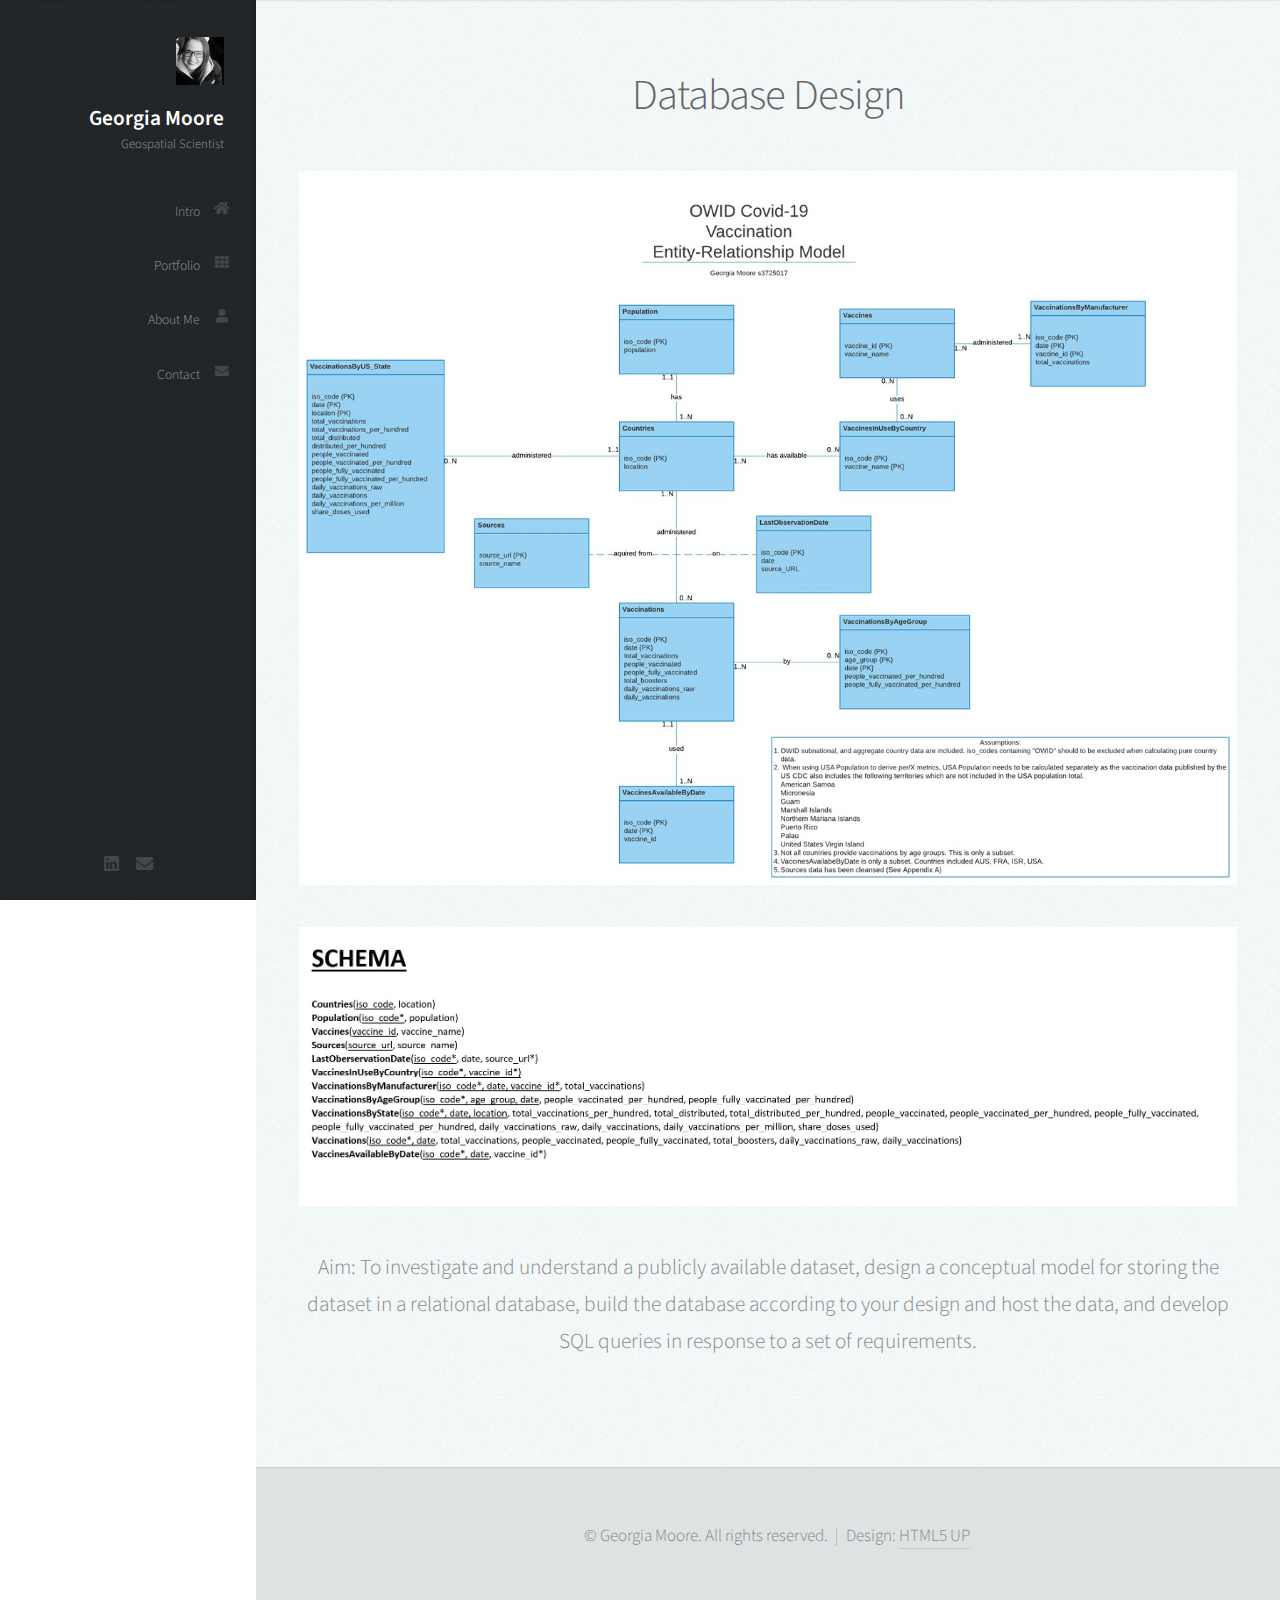
<file: Database.html>
<!DOCTYPE HTML>
<!--
	Prologue by HTML5 UP
	html5up.net | @ajlkn
	Free for personal and commercial use under the CCA 3.0 license (html5up.net/license)
-->
<html>
	<head>
		<title>Database Design</title>
		<meta charset="utf-8" />
		<meta name="viewport" content="width=device-width, initial-scale=1, user-scalable=no" />
		<link rel="stylesheet" href="assets/css/main.css" />
    <link rel="icon" type="image/x-icon" href="images/favicon.ico"/>
	</head>
	<body class="is-preload">

		<!-- Header -->

    <div id="header">

				<div class="top">

					<!-- Logo -->
						<div id="logo">
							<span class="image avatar48"><img src="images/avatar.jpg" alt="" /></span>
							<h1 id="title">Georgia Moore</h1>
							<p>Geospatial Scientist</p>
						</div>

					<!-- Nav -->
						<nav id="nav">
							<ul>
								<li><a href="index.html#top" id="top-link"><span class="icon solid fa-home">Intro</span></a></li>
								<li><a href="index.html#portfolio" id="portfolio-link"><span class="icon solid fa-th">Portfolio</span></a></li>
								<li><a href="index.html#about" id="about-link"><span class="icon solid fa-user">About Me</span></a></li>
								<li><a href="index.html#contact" id="contact-link"><span class="icon solid fa-envelope">Contact</span></a></li>
							</ul>
						</nav>

				</div>

				<div class="bottom">

					<!-- Social Icons -->
						<ul class="icons">
							<li><a href="https://au.linkedin.com/in/georgialmoore/" class="icon brands fa-linkedin"><span class="label">LinkedIn</span></a></li>
							<li><a href="mailto: g_moore12@live.com" class="icon solid fa-envelope"><span class="label">Email</span></a></li>
						</ul>

				</div>
    </div>


		<!-- Main -->
			<div id="main">

				<!-- Portfolio -->
					<section id="portfolio" class="two">
						<div class="container">

							<header>
								<h2>Database Design</h2>
							</header>

              <div>

               <a href="#" class="image featured"><img src="images/pic07.jpg" alt="" /></a>
                <a href="#" class="image featured"><img src="images/pic07a.jpg" alt="" /></a>

               <p> Aim: To investigate and understand a publicly available dataset, design a conceptual model for storing the dataset in a relational database,
                 build the database according to your design and host the data, and develop SQL queries in response to a set of requirements. </p>

              </div>
            </div>
          </section>
      </div>
        <!-- Footer -->
        <div id="footer">

          <!-- Copyright -->
            <ul class="copyright">
              <li>&copy; Georgia Moore. All rights reserved.</li><li>Design: <a href="http://html5up.net">HTML5 UP</a></li>
            </ul>

        </div>

		<!-- Scripts -->
			<script src="assets/js/jquery.min.js"></script>
			<script src="assets/js/jquery.scrolly.min.js"></script>
			<script src="assets/js/jquery.scrollex.min.js"></script>
			<script src="assets/js/browser.min.js"></script>
			<script src="assets/js/breakpoints.min.js"></script>
			<script src="assets/js/util.js"></script>
			<script src="assets/js/main.js"></script>

	</body>
</html>
</file>
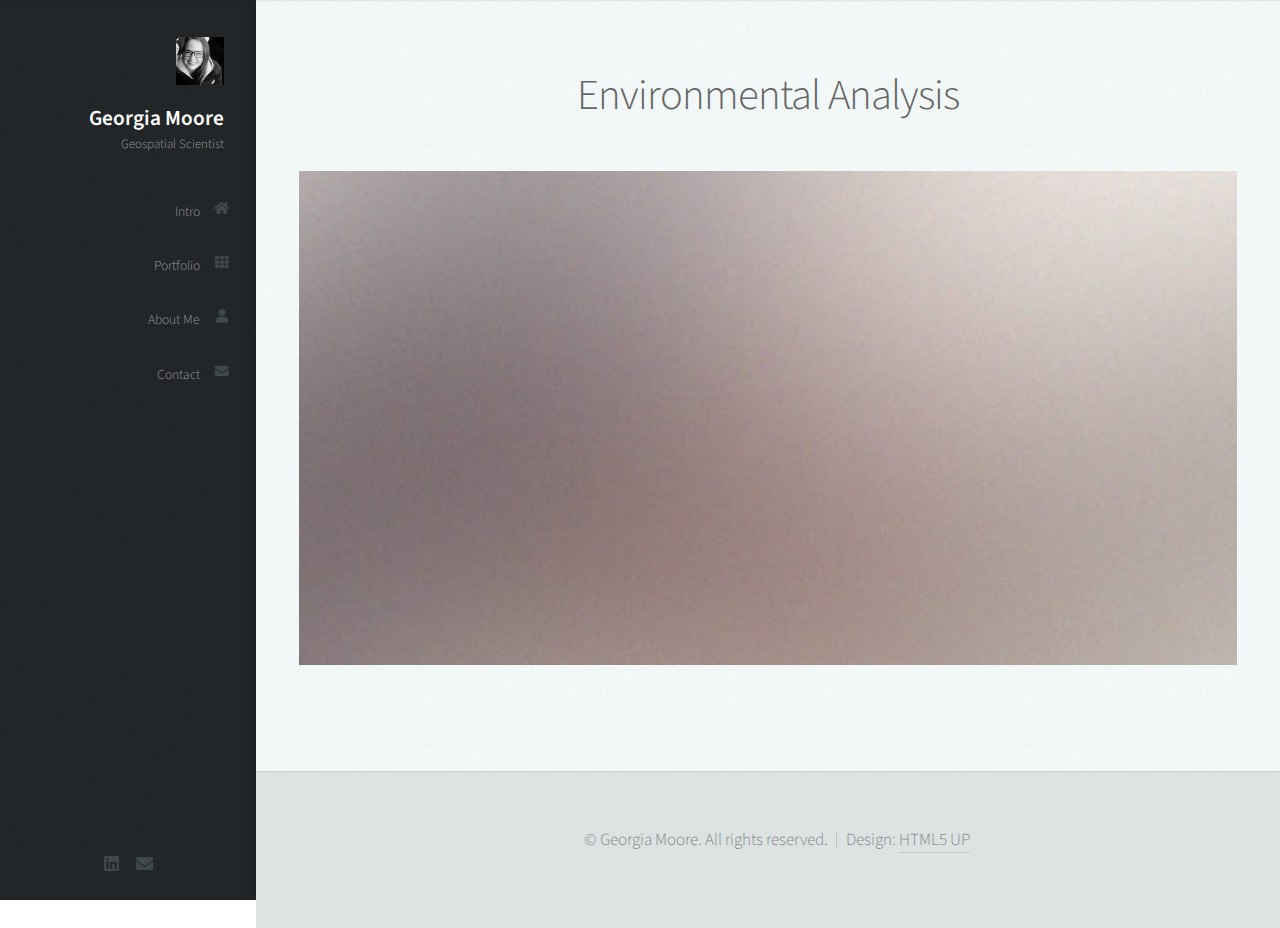
<file: EnvironmentalAnalysis.html>
<!DOCTYPE HTML>
<!--
	Prologue by HTML5 UP
	html5up.net | @ajlkn
	Free for personal and commercial use under the CCA 3.0 license (html5up.net/license)
-->
<html>
	<head>
		<title>Environmental Analysis</title>
		<meta charset="utf-8" />
		<meta name="viewport" content="width=device-width, initial-scale=1, user-scalable=no" />
		<link rel="stylesheet" href="assets/css/main.css" />
    <link rel="icon" type="image/x-icon" href="images/favicon.ico"/>
	</head>
	<body class="is-preload">

		<!-- Header -->

    <div id="header">

				<div class="top">

					<!-- Logo -->
						<div id="logo">
							<span class="image avatar48"><img src="images/avatar.jpg" alt="" /></span>
							<h1 id="title">Georgia Moore</h1>
							<p>Geospatial Scientist</p>
						</div>

					<!-- Nav -->
						<nav id="nav">
							<ul>
								<li><a href="index.html#top" id="top-link"><span class="icon solid fa-home">Intro</span></a></li>
								<li><a href="index.html#portfolio" id="portfolio-link"><span class="icon solid fa-th">Portfolio</span></a></li>
								<li><a href="index.html#about" id="about-link"><span class="icon solid fa-user">About Me</span></a></li>
								<li><a href="index.html#contact" id="contact-link"><span class="icon solid fa-envelope">Contact</span></a></li>
							</ul>
						</nav>

				</div>

				<div class="bottom">

					<!-- Social Icons -->
						<ul class="icons">
							<li><a href="https://au.linkedin.com/in/georgialmoore/" class="icon brands fa-linkedin"><span class="label">LinkedIn</span></a></li>
							<li><a href="mailto: g_moore12@live.com" class="icon solid fa-envelope"><span class="label">Email</span></a></li>
						</ul>

				</div>
    </div>


		<!-- Main -->
			<div id="main">

				<!-- Portfolio -->
					<section id="portfolio" class="two">
						<div class="container">

							<header>
								<h2>Environmental Analysis</h2>
							</header>

              <div>

                <a href="#" class="image featured"><img src="images/pic06.jpg" alt="" /></a>

              </div>
            </div>
          </section>
      </div>
        <!-- Footer -->
        <div id="footer">

          <!-- Copyright -->
            <ul class="copyright">
              <li>&copy; Georgia Moore. All rights reserved.</li><li>Design: <a href="http://html5up.net">HTML5 UP</a></li>
            </ul>

        </div>

		<!-- Scripts -->
			<script src="assets/js/jquery.min.js"></script>
			<script src="assets/js/jquery.scrolly.min.js"></script>
			<script src="assets/js/jquery.scrollex.min.js"></script>
			<script src="assets/js/browser.min.js"></script>
			<script src="assets/js/breakpoints.min.js"></script>
			<script src="assets/js/util.js"></script>
			<script src="assets/js/main.js"></script>

	</body>
</html>
</file>
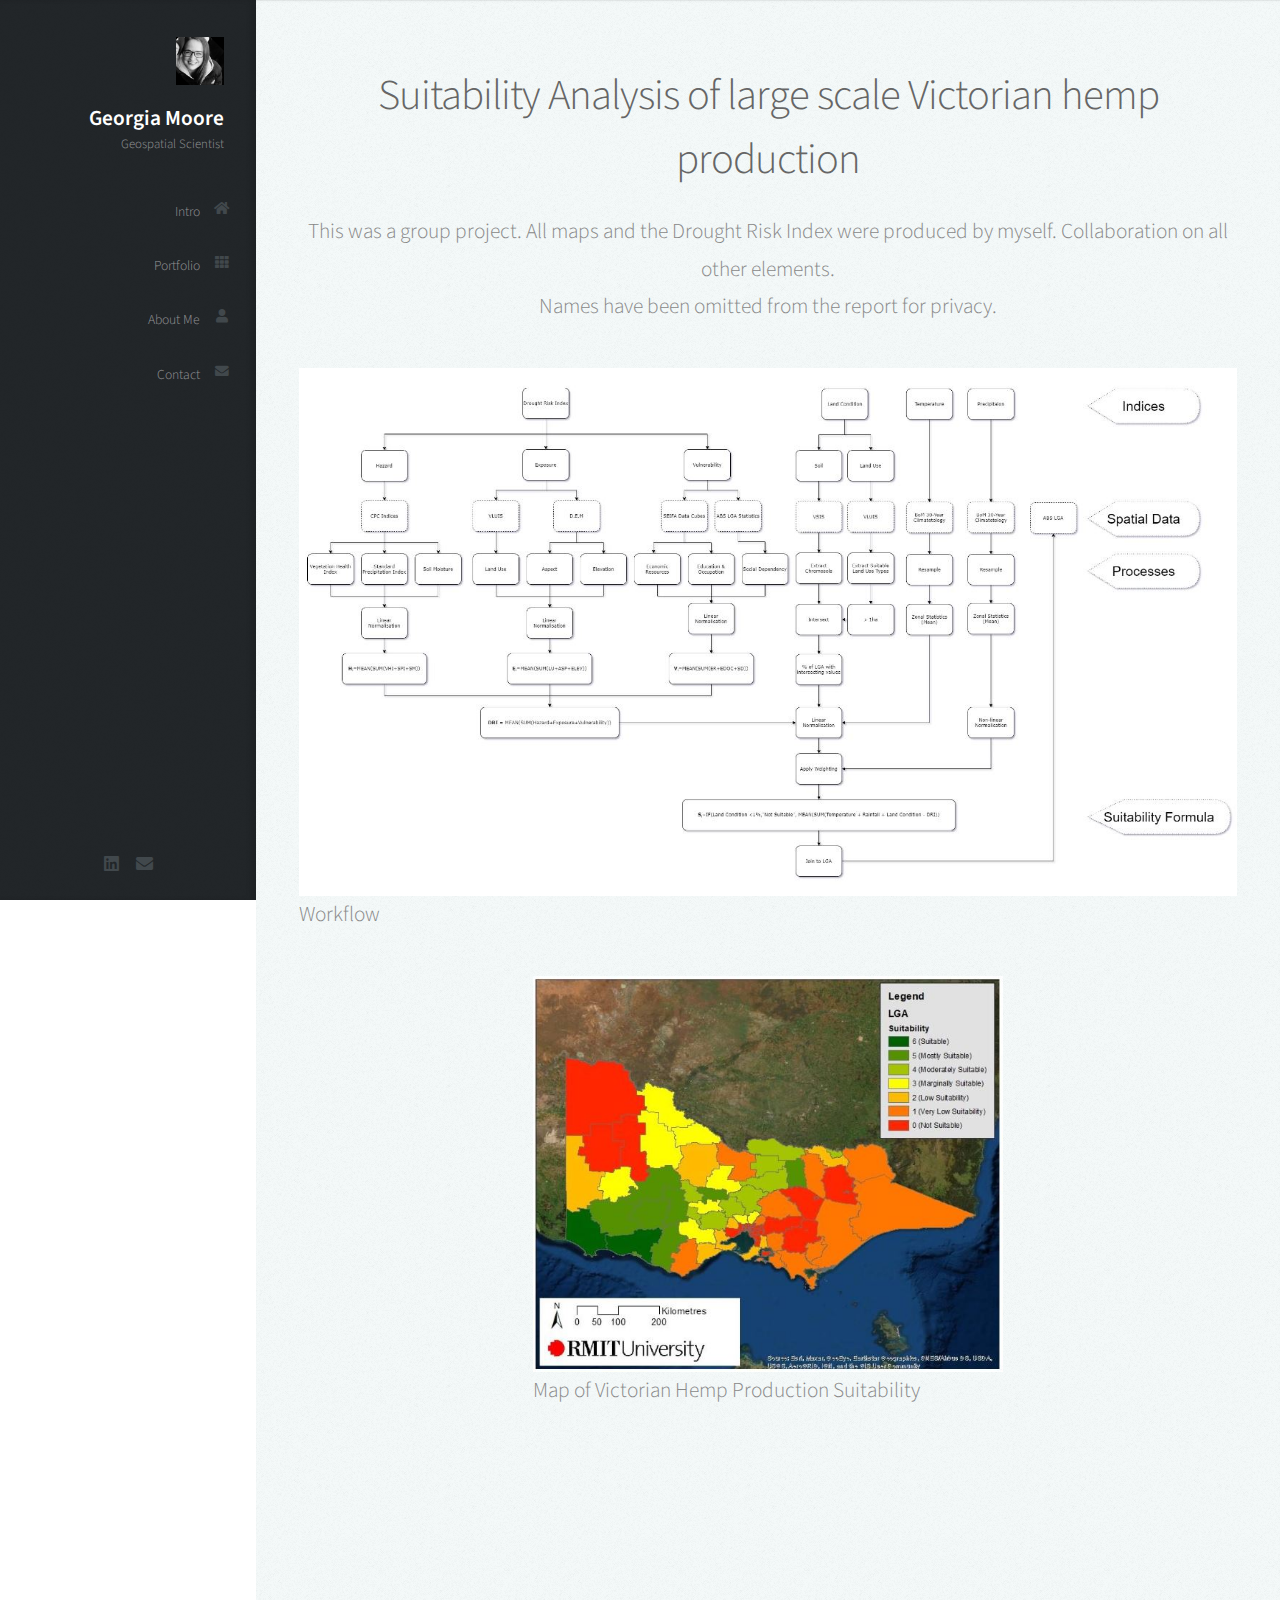
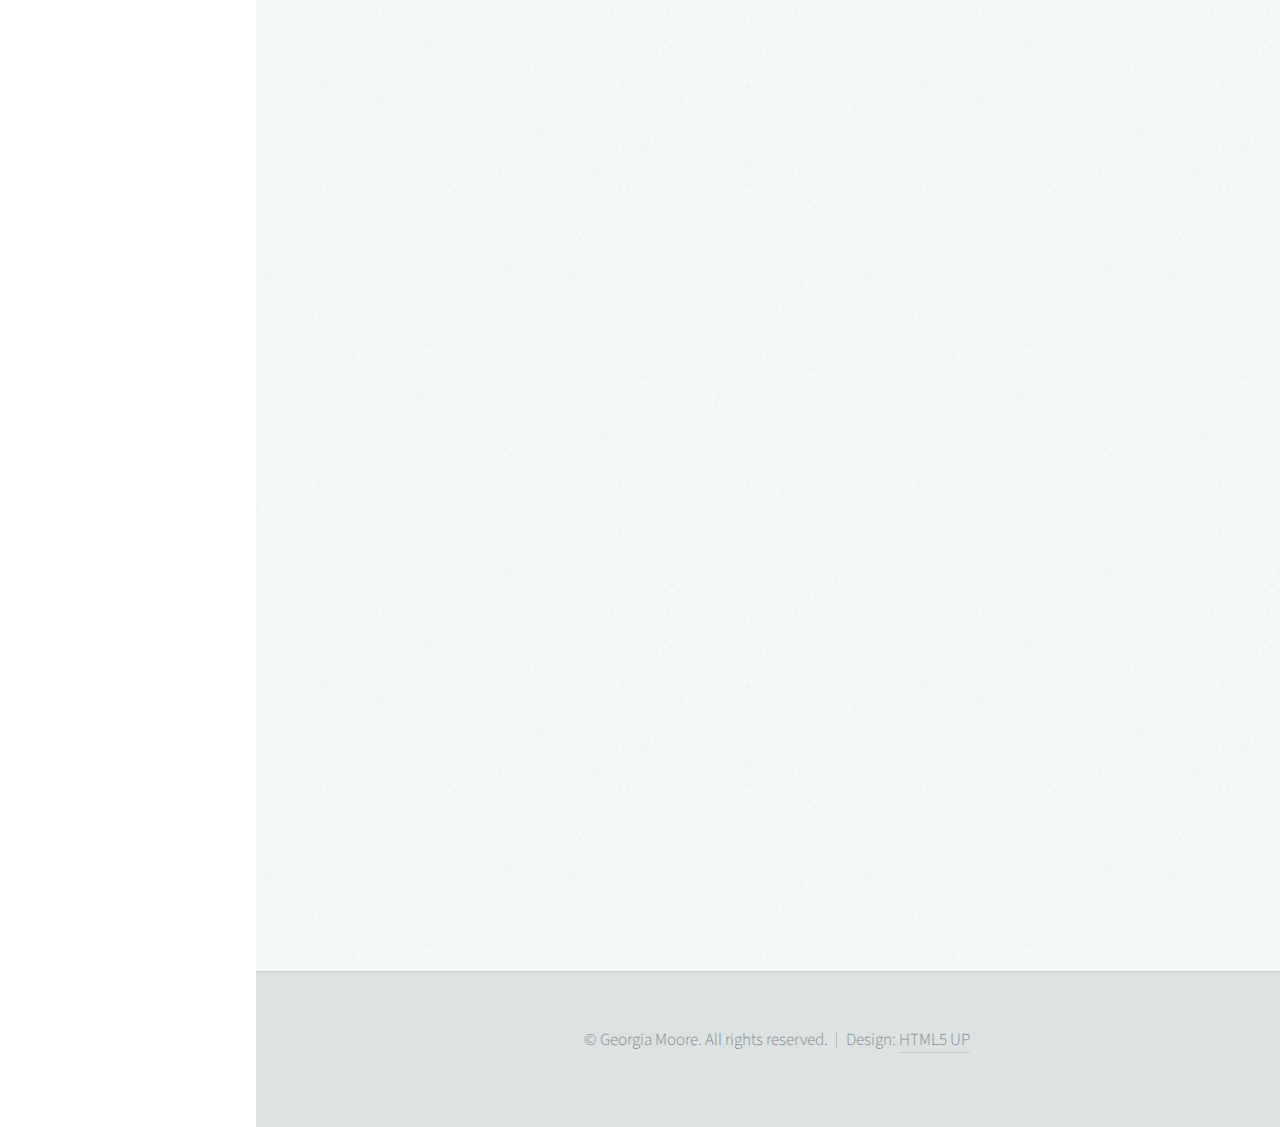
<file: Hemp.html>
<!DOCTYPE HTML>
<!--
	Prologue by HTML5 UP
	html5up.net | @ajlkn
	Free for personal and commercial use under the CCA 3.0 license (html5up.net/license)
-->
<html>
	<head>
		<title>Est. Solar Power</title>
		<meta charset="utf-8" />
		<meta name="viewport" content="width=device-width, initial-scale=1, user-scalable=no" />
		<link rel="stylesheet" href="assets/css/main.css" />
    <link rel="icon" type="image/x-icon" href="images/favicon.ico"/>
	</head>
	<body class="is-preload">

		<!-- Header -->

    <div id="header">

				<div class="top">

					<!-- Logo -->
						<div id="logo">
							<span class="image avatar48"><img src="images/avatar.jpg" alt="" /></span>
							<h1 id="title">Georgia Moore</h1>
							<p>Geospatial Scientist</p>
						</div>

					<!-- Nav -->
						<nav id="nav">
							<ul>
								<li><a href="index.html#top" id="top-link"><span class="icon solid fa-home">Intro</span></a></li>
								<li><a href="index.html#portfolio" id="portfolio-link"><span class="icon solid fa-th">Portfolio</span></a></li>
								<li><a href="index.html#about" id="about-link"><span class="icon solid fa-user">About Me</span></a></li>
								<li><a href="index.html#contact" id="contact-link"><span class="icon solid fa-envelope">Contact</span></a></li>
							</ul>
						</nav>

				</div>

				<div class="bottom">

					<!-- Social Icons -->
						<ul class="icons">
							<li><a href="https://au.linkedin.com/in/georgialmoore/" class="icon brands fa-linkedin"><span class="label">LinkedIn</span></a></li>
							<li><a href="mailto: g_moore12@live.com" class="icon solid fa-envelope"><span class="label">Email</span></a></li>
						</ul>

				</div>
    </div>


		<!-- Main -->
			<div id="main">

				<!-- Portfolio -->
					<section id="portfolio" class="two">
						<div class="container">

							<header>
								<h2>Suitability Analysis of large scale Victorian hemp production</h2>
                <p> This was a group project. All maps and the Drought Risk Index were produced by myself. Collaboration on all other elements.<br> Names have been omitted from the report for privacy. </p>
							</header>

              <div>
                <a href="#" class="image fit"><img src="images/pic12.jpg" alt=""><p style="text-align: left">Workflow</p></a>
                <a href="#" class="image solar"><img src="images/pic13.jpg" alt=""><p style="text-align: left">Map of Victorian Hemp Production Suitability</p></a>
                <iframe src="https://mooregeorgia.github.io/portfolio/pdfs/Hemp.pdf#toolbar=0" width="100%" height="1000px"></iframe>
              </div>
            </div>
          </section>
      </div>
        <!-- Footer -->
        <div id="footer">

          <!-- Copyright -->
            <ul class="copyright">
              <li>&copy; Georgia Moore. All rights reserved.</li><li>Design: <a href="http://html5up.net">HTML5 UP</a></li>
            </ul>

        </div>

		<!-- Scripts -->
			<script src="assets/js/jquery.min.js"></script>
			<script src="assets/js/jquery.scrolly.min.js"></script>
			<script src="assets/js/jquery.scrollex.min.js"></script>
			<script src="assets/js/browser.min.js"></script>
			<script src="assets/js/breakpoints.min.js"></script>
			<script src="assets/js/util.js"></script>
			<script src="assets/js/main.js"></script>

	</body>
</html>
</file>
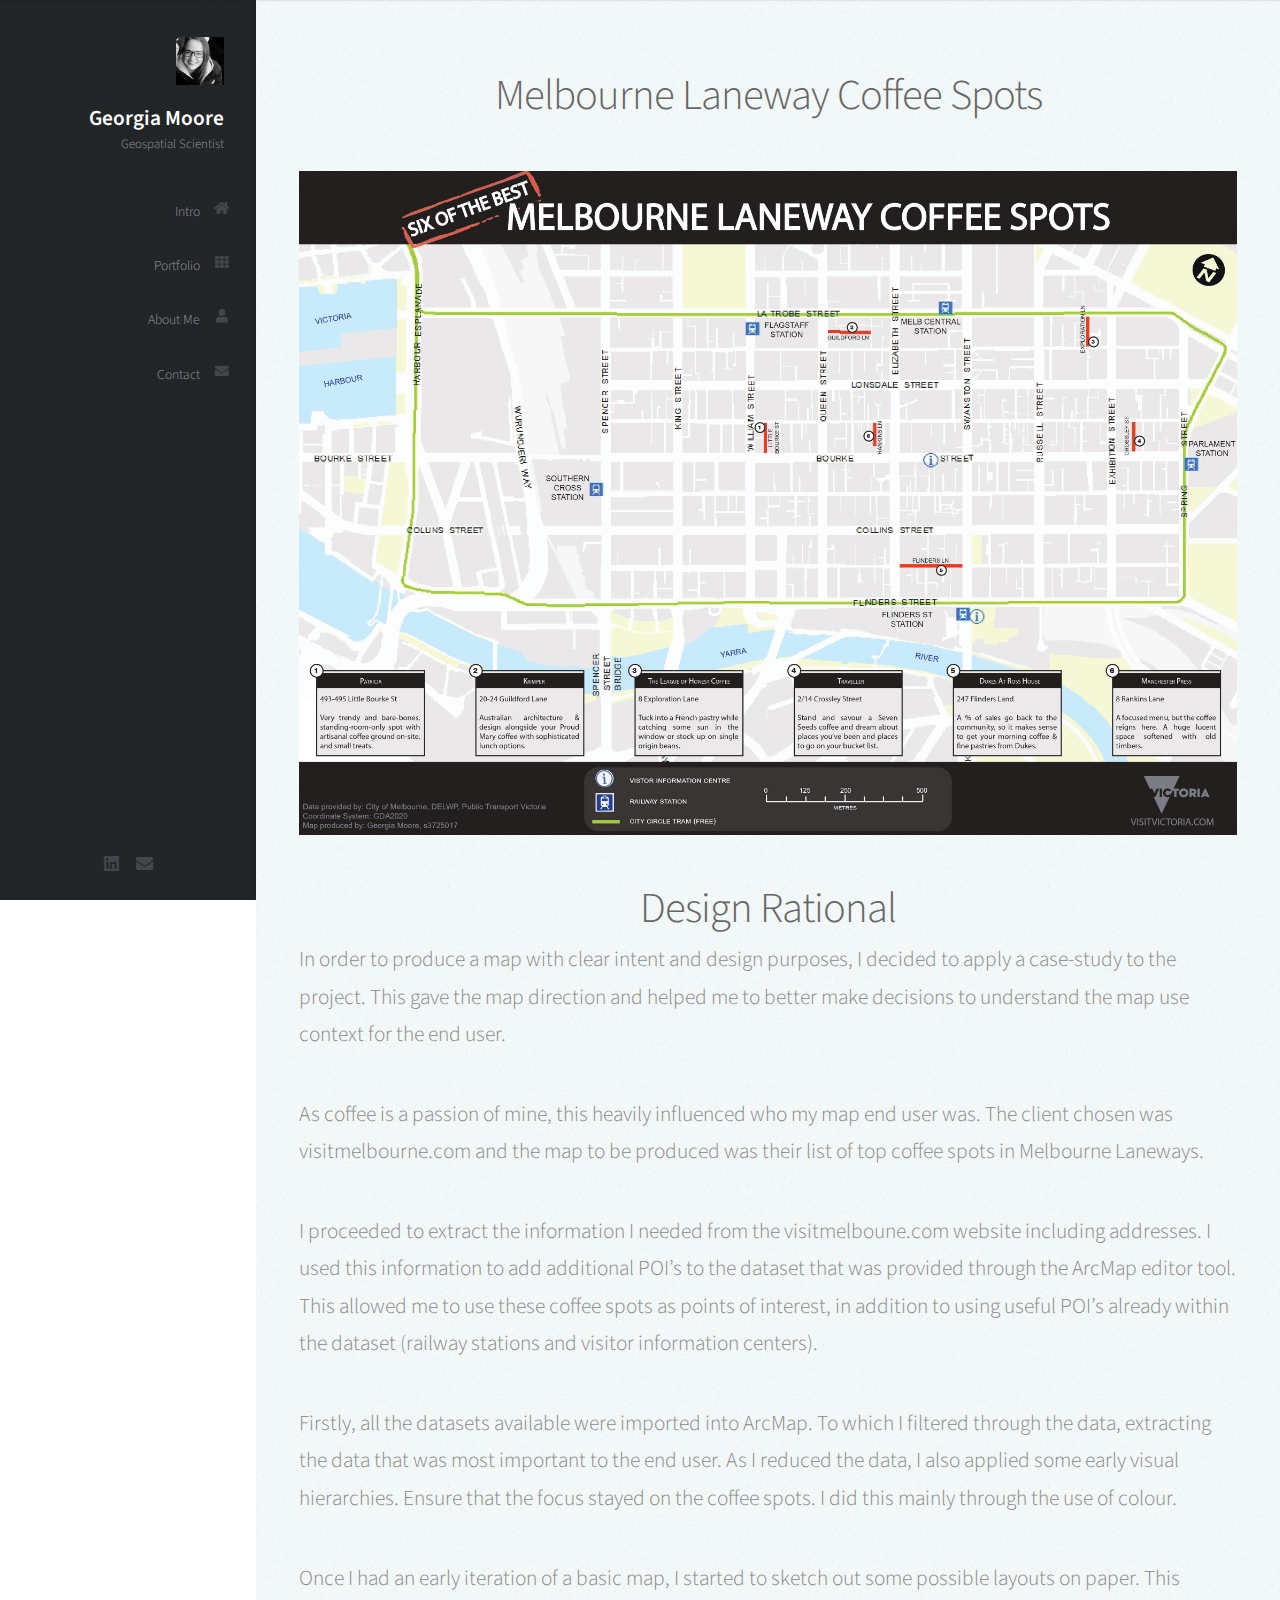
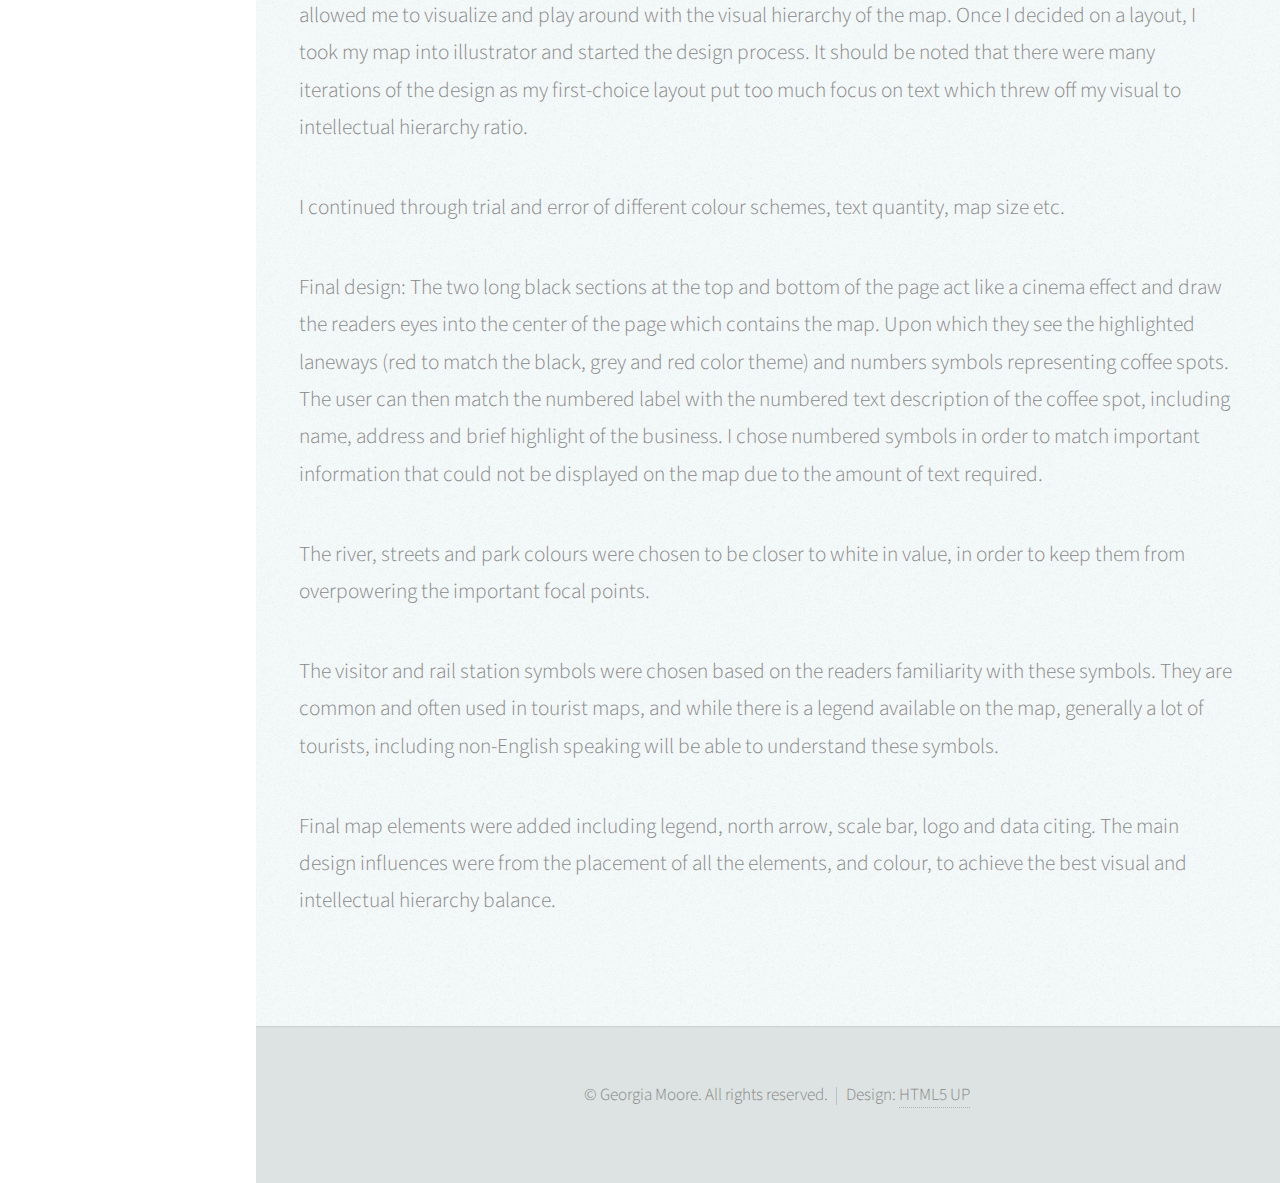
<file: Laneways.html>
<!DOCTYPE HTML>
<!--
	Prologue by HTML5 UP
	html5up.net | @ajlkn
	Free for personal and commercial use under the CCA 3.0 license (html5up.net/license)
-->
<html>
	<head>
		<title>Melbourne Laneways</title>
		<meta charset="utf-8" />
		<meta name="viewport" content="width=device-width, initial-scale=1, user-scalable=no" />
		<link rel="stylesheet" href="assets/css/main.css" />
    <link rel="icon" type="image/x-icon" href="images/favicon.ico"/>
	</head>
	<body class="is-preload">

		<!-- Header -->

    <div id="header">

				<div class="top">

					<!-- Logo -->
						<div id="logo">
							<span class="image avatar48"><img src="images/avatar.jpg" alt="" /></span>
							<h1 id="title">Georgia Moore</h1>
							<p>Geospatial Scientist</p>
						</div>

					<!-- Nav -->
						<nav id="nav">
							<ul>
								<li><a href="index.html#top" id="top-link"><span class="icon solid fa-home">Intro</span></a></li>
								<li><a href="index.html#portfolio" id="portfolio-link"><span class="icon solid fa-th">Portfolio</span></a></li>
								<li><a href="index.html#about" id="about-link"><span class="icon solid fa-user">About Me</span></a></li>
								<li><a href="index.html#contact" id="contact-link"><span class="icon solid fa-envelope">Contact</span></a></li>
							</ul>
						</nav>

				</div>

				<div class="bottom">

					<!-- Social Icons -->
						<ul class="icons">
							<li><a href="https://au.linkedin.com/in/georgialmoore/" class="icon brands fa-linkedin"><span class="label">LinkedIn</span></a></li>
							<li><a href="mailto: g_moore12@live.com" class="icon solid fa-envelope"><span class="label">Email</span></a></li>
						</ul>

				</div>
    </div>


		<!-- Main -->
			<div id="main">

				<!-- Portfolio -->
					<section id="portfolio" class="two">
						<div class="container">

							<header>
								<h2>Melbourne Laneway Coffee Spots</h2>
							</header>

              <div>

                <a href="#" class="image featured"><img src="images/pic03.jpg" alt="" /></a>

                <h2>Design Rational</h2>
                <p style="text-align: left;"> In order to produce a map with clear intent and design purposes, I decided to apply a case-study to the project.
                  This gave the map direction and helped me to better make decisions to understand the map use context for the end user.</p>

                <p style="text-align: left;"> As coffee is a passion of mine, this heavily influenced who my map end user was. The client chosen was visitmelbourne.com
                  and the map to be produced was their list of top coffee spots in Melbourne Laneways. </p>

                <p style="text-align: left;"> I proceeded to extract the information I needed from the visitmelboune.com website including addresses. I used this information
                  to add additional POI’s to the dataset that was provided through the ArcMap editor tool. This allowed me to use these coffee spots
                  as points of interest, in addition to using useful POI’s already within the dataset (railway stations and visitor information centers).</p>

                <p style="text-align: left;"> Firstly, all the datasets available were imported into ArcMap. To which I filtered through the data, extracting the data that was most
                  important to the end user. As I reduced the data, I also applied some early visual hierarchies. Ensure that the focus stayed on the
                  coffee spots. I did this mainly through the use of colour.</p>

                <p style="text-align: left;"> Once I had an early iteration of a basic map, I started to sketch out some possible layouts on paper. This allowed me to visualize
                  and play around with the visual hierarchy of the map. Once I decided on a layout, I took my map into illustrator and started the design
                  process. It should be noted that there were many iterations of the design as my first-choice layout put too much focus on text which threw
                  off my visual to intellectual hierarchy ratio.</p>

                <p style="text-align: left;"> I continued through trial and error of different colour schemes, text quantity, map size etc.</p>

                <p style="text-align: left;"> Final design: The two long black sections at the top and bottom of the page act like a cinema effect and draw the readers eyes into the
                  center of the page which contains the map. Upon which they see the highlighted laneways (red to match the black, grey and red color theme)
                  and numbers symbols representing coffee spots. The user can then match the numbered label with the numbered text description of the coffee spot,
                  including name, address and brief highlight of the business. I chose numbered symbols in order to match important information that could not be
                  displayed on the map due to the amount of text required. </p>

                <p style="text-align: left;">  The river, streets and park colours were chosen to be closer to white in value, in order to keep them from overpowering
                  the important focal points.</p>

                <p style="text-align: left;"> The visitor and rail station symbols were chosen based on the readers familiarity with these symbols. They are common and often
                  used in tourist maps, and while there is a legend available on the map, generally a lot of tourists, including non-English speaking will be able to understand
                  these symbols. </p>

                <p style="text-align: left;"> Final map elements were added including legend, north arrow, scale bar, logo and data citing. The main design influences were from the placement of all
                  the elements, and colour, to achieve the best visual and intellectual hierarchy balance.</p>

              </div>
            </div>
          </section>
      </div>
        <!-- Footer -->
        <div id="footer">

          <!-- Copyright -->
            <ul class="copyright">
              <li>&copy; Georgia Moore. All rights reserved.</li><li>Design: <a href="http://html5up.net">HTML5 UP</a></li>
            </ul>

        </div>

		<!-- Scripts -->
			<script src="assets/js/jquery.min.js"></script>
			<script src="assets/js/jquery.scrolly.min.js"></script>
			<script src="assets/js/jquery.scrollex.min.js"></script>
			<script src="assets/js/browser.min.js"></script>
			<script src="assets/js/breakpoints.min.js"></script>
			<script src="assets/js/util.js"></script>
			<script src="assets/js/main.js"></script>

	</body>
</html>
</file>
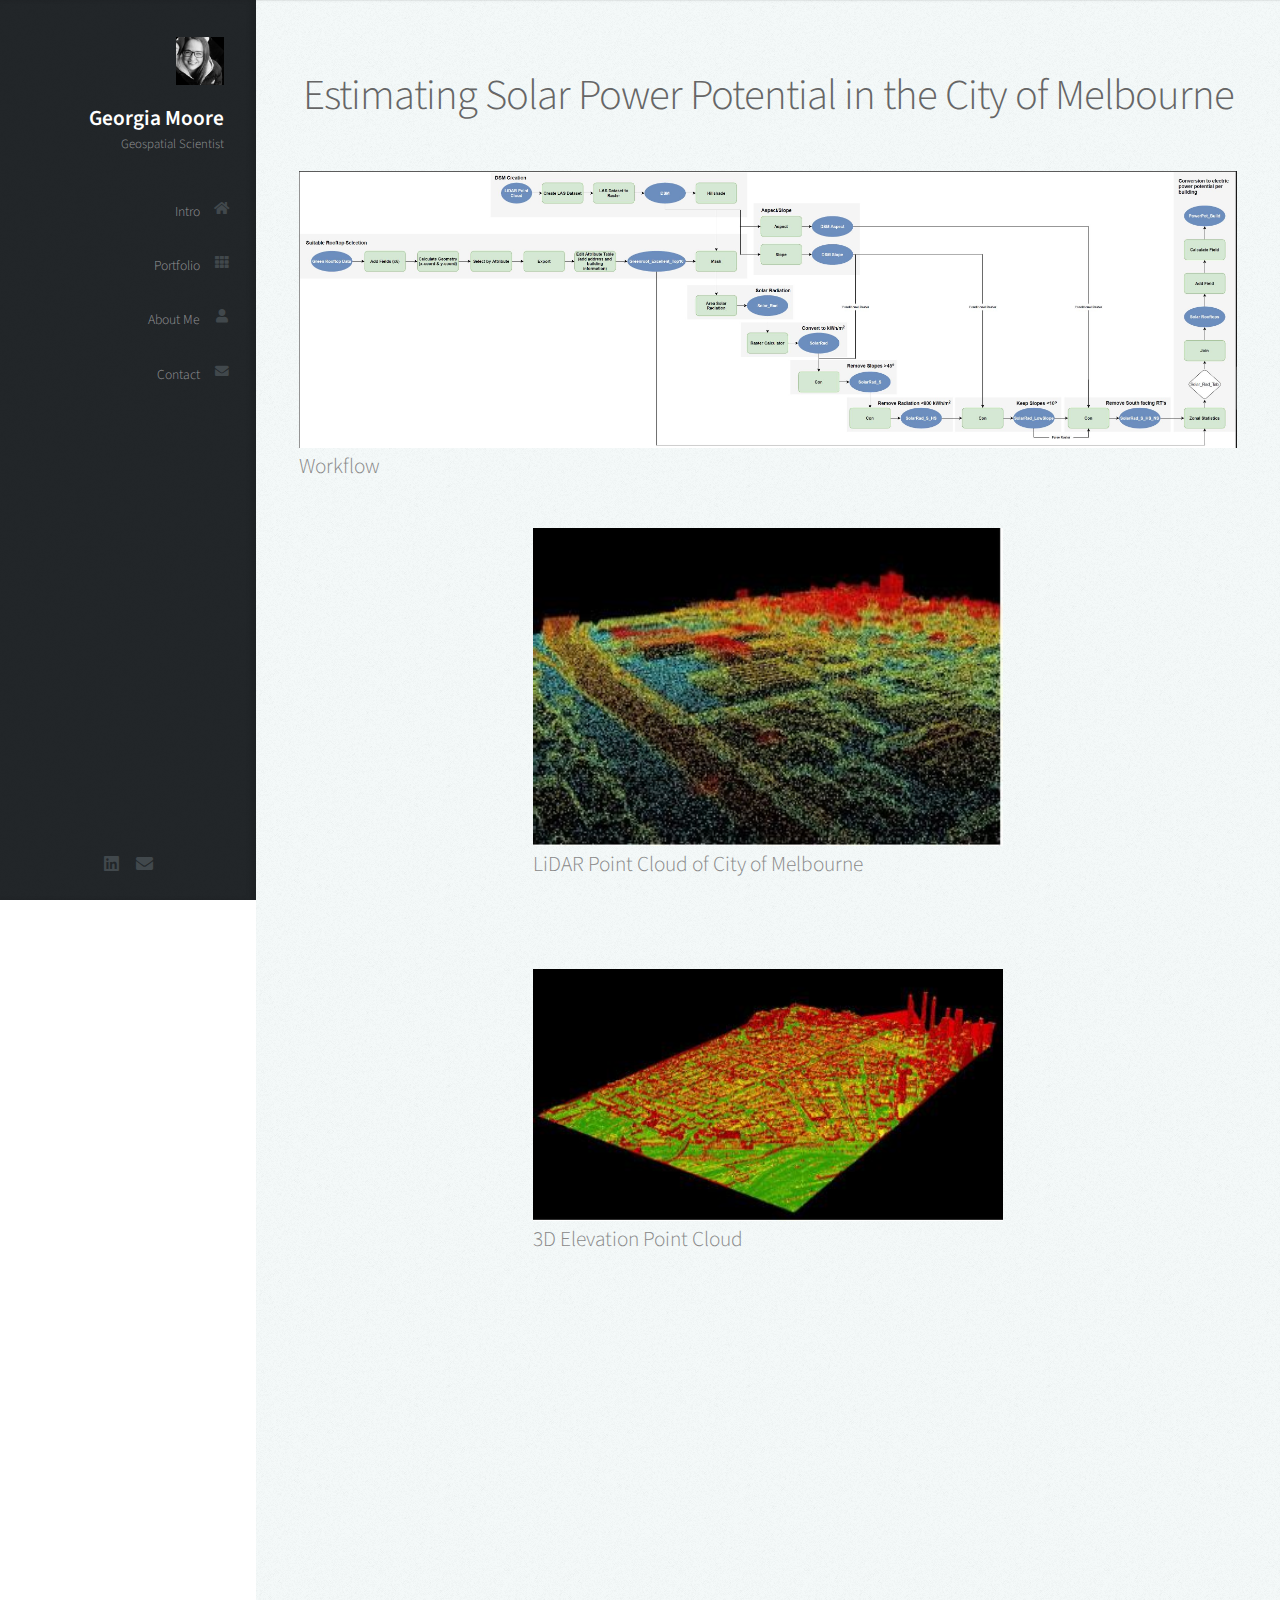
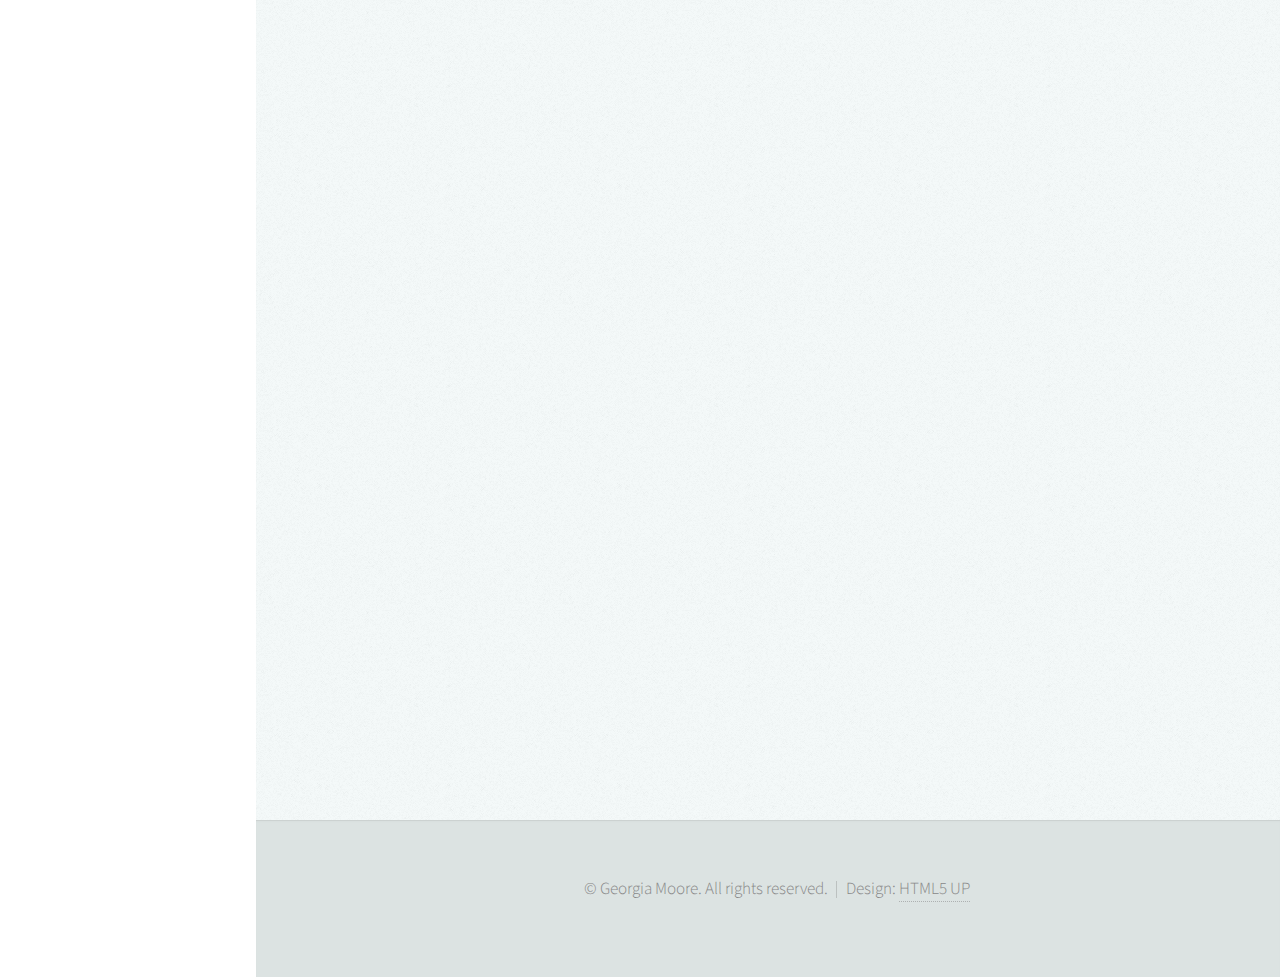
<file: Solar.html>
<!DOCTYPE HTML>
<!--
	Prologue by HTML5 UP
	html5up.net | @ajlkn
	Free for personal and commercial use under the CCA 3.0 license (html5up.net/license)
-->
<html>
	<head>
		<title>Est. Solar Power</title>
		<meta charset="utf-8" />
		<meta name="viewport" content="width=device-width, initial-scale=1, user-scalable=no" />
		<link rel="stylesheet" href="assets/css/main.css" />
    <link rel="icon" type="image/x-icon" href="images/favicon.ico"/>
	</head>
	<body class="is-preload">

		<!-- Header -->

    <div id="header">

				<div class="top">

					<!-- Logo -->
						<div id="logo">
							<span class="image avatar48"><img src="images/avatar.jpg" alt="" /></span>
							<h1 id="title">Georgia Moore</h1>
							<p>Geospatial Scientist</p>
						</div>

					<!-- Nav -->
						<nav id="nav">
							<ul>
								<li><a href="index.html#top" id="top-link"><span class="icon solid fa-home">Intro</span></a></li>
								<li><a href="index.html#portfolio" id="portfolio-link"><span class="icon solid fa-th">Portfolio</span></a></li>
								<li><a href="index.html#about" id="about-link"><span class="icon solid fa-user">About Me</span></a></li>
								<li><a href="index.html#contact" id="contact-link"><span class="icon solid fa-envelope">Contact</span></a></li>
							</ul>
						</nav>

				</div>

				<div class="bottom">

					<!-- Social Icons -->
						<ul class="icons">
							<li><a href="https://au.linkedin.com/in/georgialmoore/" class="icon brands fa-linkedin"><span class="label">LinkedIn</span></a></li>
							<li><a href="mailto: g_moore12@live.com" class="icon solid fa-envelope"><span class="label">Email</span></a></li>
						</ul>

				</div>
    </div>


		<!-- Main -->
			<div id="main">

				<!-- Portfolio -->
					<section id="portfolio" class="two">
						<div class="container">

							<header>
								<h2>Estimating Solar Power Potential in the City of Melbourne</h2>
							</header>

              <div>
                <a href="#" class="image fit"><img src="images/solar_3.jpg" alt=""><p style="text-align: left">Workflow</p></a>
                <a href="#" class="image solar"><img src="images/solar_1.jpg" alt=""><p style="text-align: left">LiDAR Point Cloud of City of Melbourne</p></a>
                <a href="#" class="image solar"><img src="images/solar_2.jpg" alt=""><p style="text-align: left">3D Elevation Point Cloud</p></a>

                <iframe src="https://mooregeorgia.github.io/portfolio/pdfs/Solar.pdf#toolbar=0" width="100%" height="1000px"></iframe>
              </div>
            </div>
          </section>
      </div>
        <!-- Footer -->
        <div id="footer">

          <!-- Copyright -->
            <ul class="copyright">
              <li>&copy; Georgia Moore. All rights reserved.</li><li>Design: <a href="http://html5up.net">HTML5 UP</a></li>
            </ul>

        </div>

		<!-- Scripts -->
			<script src="assets/js/jquery.min.js"></script>
			<script src="assets/js/jquery.scrolly.min.js"></script>
			<script src="assets/js/jquery.scrollex.min.js"></script>
			<script src="assets/js/browser.min.js"></script>
			<script src="assets/js/breakpoints.min.js"></script>
			<script src="assets/js/util.js"></script>
			<script src="assets/js/main.js"></script>

	</body>
</html>
</file>
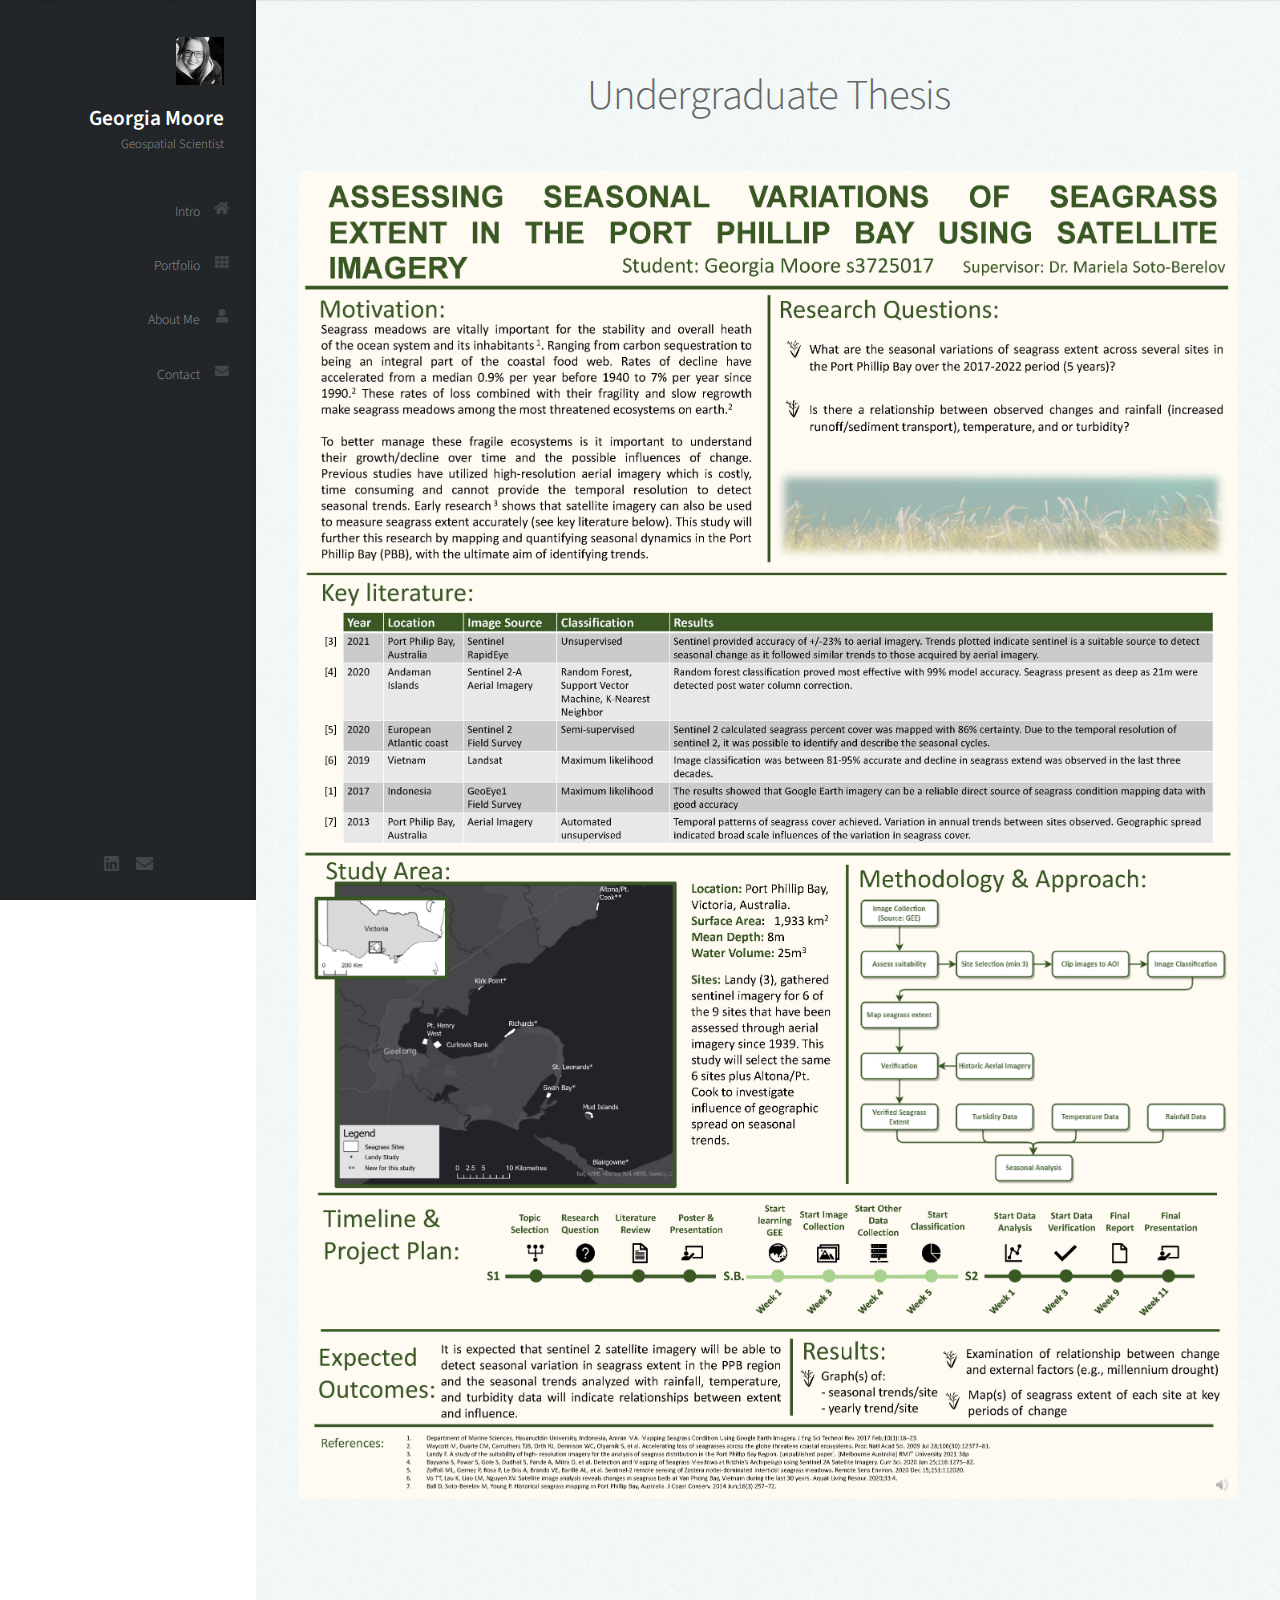
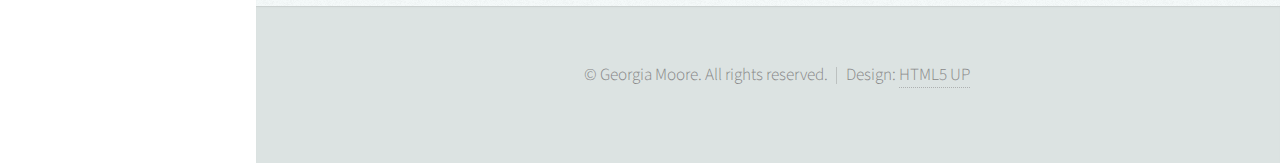
<file: Thesis.html>
<!DOCTYPE HTML>
<!--
	Prologue by HTML5 UP
	html5up.net | @ajlkn
	Free for personal and commercial use under the CCA 3.0 license (html5up.net/license)
-->
<html>
	<head>
		<title>Thesis</title>
		<meta charset="utf-8" />
		<meta name="viewport" content="width=device-width, initial-scale=1, user-scalable=no" />
		<link rel="stylesheet" href="assets/css/main.css" />
    <link rel="icon" type="image/x-icon" href="images/favicon.ico"/>
	</head>
	<body class="is-preload">

		<!-- Header -->

    <div id="header">

				<div class="top">

					<!-- Logo -->
						<div id="logo">
							<span class="image avatar48"><img src="images/avatar.jpg" alt="" /></span>
							<h1 id="title">Georgia Moore</h1>
							<p>Geospatial Scientist</p>
						</div>

					<!-- Nav -->
						<nav id="nav">
							<ul>
								<li><a href="index.html#top" id="top-link"><span class="icon solid fa-home">Intro</span></a></li>
								<li><a href="index.html#portfolio" id="portfolio-link"><span class="icon solid fa-th">Portfolio</span></a></li>
								<li><a href="index.html#about" id="about-link"><span class="icon solid fa-user">About Me</span></a></li>
								<li><a href="index.html#contact" id="contact-link"><span class="icon solid fa-envelope">Contact</span></a></li>
							</ul>
						</nav>

				</div>

				<div class="bottom">

					<!-- Social Icons -->
						<ul class="icons">
<!--							<li><a href="#" class="icon brands fa-twitter"><span class="label">Twitter</span></a></li>-->
<!--							<li><a href="#" class="icon brands fa-facebook-f"><span class="label">Facebook</span></a></li>-->
							<li><a href="www.linkedin.com/in/georgialmoore" class="icon brands fa-linkedin"><span class="label">LinkedIn</span></a></li>
<!--							<li><a href="#" class="icon brands fa-dribbble"><span class="label">Dribbble</span></a></li>-->
							<li><a href="#" class="icon solid fa-envelope"><span class="label">Email</span></a></li>
						</ul>

				</div>
    </div>


		<!-- Main -->
			<div id="main">

				<!-- Portfolio -->
					<section id="portfolio" class="two">
						<div class="container">

							<header>
								<h2>Undergraduate Thesis</h2>
							</header>

              <div>

                <a href="#" class="image featured"><img src="images/thesis.jpg" alt="" /></a>

              </div>
            </div>
          </section>
      </div>
        <!-- Footer -->
        <div id="footer">

          <!-- Copyright -->
            <ul class="copyright">
              <li>&copy; Georgia Moore. All rights reserved.</li><li>Design: <a href="http://html5up.net">HTML5 UP</a></li>
            </ul>

        </div>

		<!-- Scripts -->
			<script src="assets/js/jquery.min.js"></script>
			<script src="assets/js/jquery.scrolly.min.js"></script>
			<script src="assets/js/jquery.scrollex.min.js"></script>
			<script src="assets/js/browser.min.js"></script>
			<script src="assets/js/breakpoints.min.js"></script>
			<script src="assets/js/util.js"></script>
			<script src="assets/js/main.js"></script>

	</body>
</html>
</file>
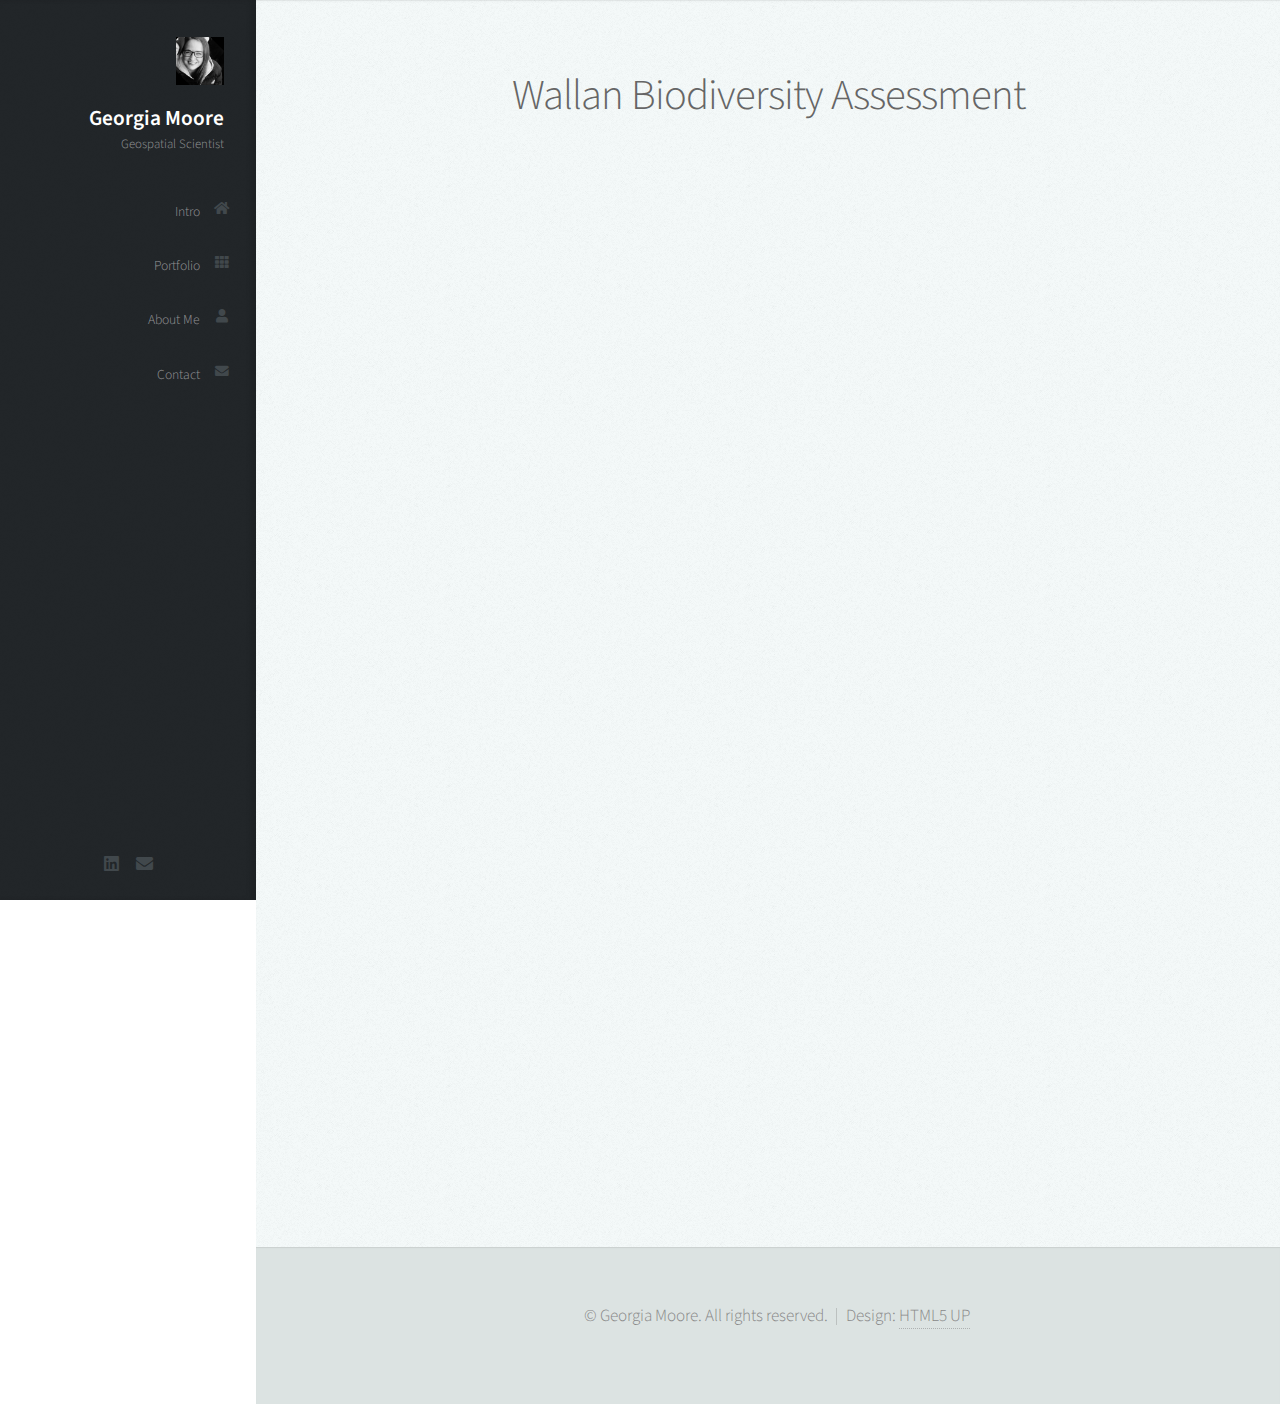
<file: Wallan.html>
<!DOCTYPE HTML>
<!--
	Prologue by HTML5 UP
	html5up.net | @ajlkn
	Free for personal and commercial use under the CCA 3.0 license (html5up.net/license)
-->
<html>
	<head>
		<title>Wallan Biodiversity Assessment</title>
		<meta charset="utf-8" />
		<meta name="viewport" content="width=device-width, initial-scale=1, user-scalable=no" />
		<link rel="stylesheet" href="assets/css/main.css" />
    <link rel="icon" type="image/x-icon" href="images/favicon.ico"/>
	</head>
	<body class="is-preload">

		<!-- Header -->

    <div id="header">

				<div class="top">

					<!-- Logo -->
						<div id="logo">
							<span class="image avatar48"><img src="images/avatar.jpg" alt="" /></span>
							<h1 id="title">Georgia Moore</h1>
							<p>Geospatial Scientist</p>
						</div>

					<!-- Nav -->
						<nav id="nav">
							<ul>
								<li><a href="index.html#top" id="top-link"><span class="icon solid fa-home">Intro</span></a></li>
								<li><a href="index.html#portfolio" id="portfolio-link"><span class="icon solid fa-th">Portfolio</span></a></li>
								<li><a href="index.html#about" id="about-link"><span class="icon solid fa-user">About Me</span></a></li>
								<li><a href="index.html#contact" id="contact-link"><span class="icon solid fa-envelope">Contact</span></a></li>
							</ul>
						</nav>

				</div>

				<div class="bottom">

					<!-- Social Icons -->
						<ul class="icons">
							<li><a href="https://au.linkedin.com/in/georgialmoore/" class="icon brands fa-linkedin"><span class="label">LinkedIn</span></a></li>
							<li><a href="mailto: g_moore12@live.com" class="icon solid fa-envelope"><span class="label">Email</span></a></li>
						</ul>

				</div>
    </div>


		<!-- Main -->
			<div id="main">

				<!-- Portfolio -->
					<section id="portfolio" class="two">
						<div class="container">

							<header>
								<h2>Wallan Biodiversity Assessment</h2>
							</header>

              <div>

                <iframe src="https://mooregeorgia.github.io/portfolio/pdfs/Wallan.pdf#toolbar=0" width="100%" height="1000px"></iframe>

              </div>
            </div>
          </section>
      </div>
        <!-- Footer -->
        <div id="footer">

          <!-- Copyright -->
            <ul class="copyright">
              <li>&copy; Georgia Moore. All rights reserved.</li><li>Design: <a href="http://html5up.net">HTML5 UP</a></li>
            </ul>

        </div>

		<!-- Scripts -->
			<script src="assets/js/jquery.min.js"></script>
			<script src="assets/js/jquery.scrolly.min.js"></script>
			<script src="assets/js/jquery.scrollex.min.js"></script>
			<script src="assets/js/browser.min.js"></script>
			<script src="assets/js/breakpoints.min.js"></script>
			<script src="assets/js/util.js"></script>
			<script src="assets/js/main.js"></script>

	</body>
</html>
</file>
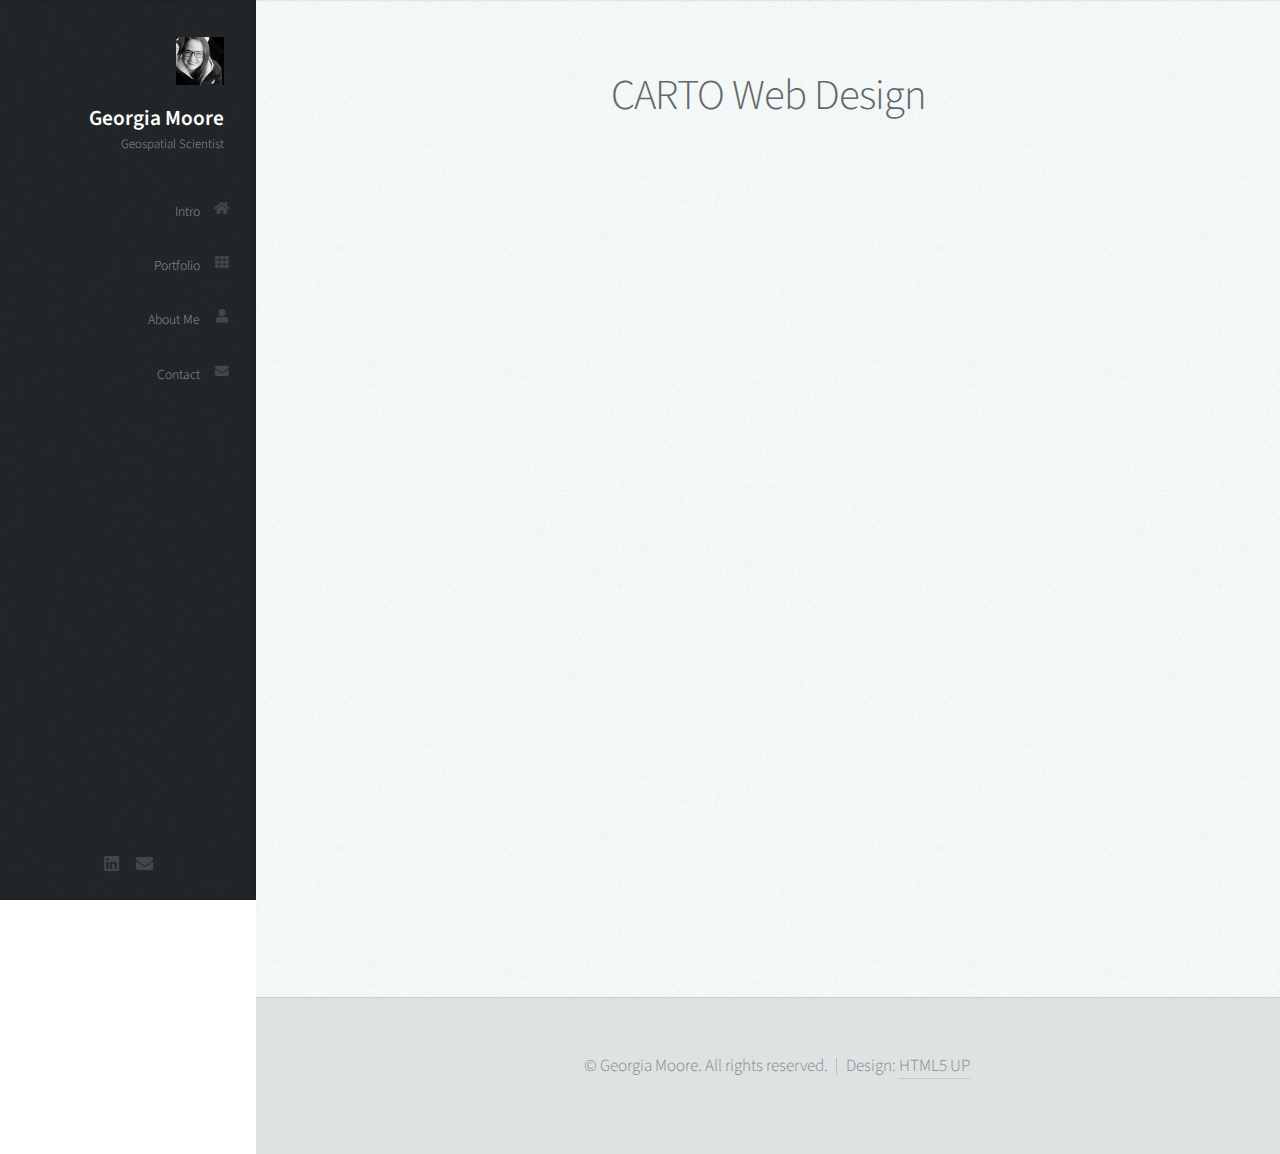
<file: webmapping.html>
<!DOCTYPE HTML>
<!--
	Prologue by HTML5 UP
	html5up.net | @ajlkn
	Free for personal and commercial use under the CCA 3.0 license (html5up.net/license)
-->
<html>
	<head>
		<title>CARTO Web Mapping</title>
		<meta charset="utf-8" />
		<meta name="viewport" content="width=device-width, initial-scale=1, user-scalable=no" />
		<link rel="stylesheet" href="assets/css/main.css" />
    <link rel="icon" type="image/x-icon" href="images/favicon.ico"/>
	</head>
	<body class="is-preload">

		<!-- Header -->

    <div id="header">

				<div class="top">

					<!-- Logo -->
						<div id="logo">
							<span class="image avatar48"><img src="images/avatar.jpg" alt="" /></span>
							<h1 id="title">Georgia Moore</h1>
							<p>Geospatial Scientist</p>
						</div>

					<!-- Nav -->
						<nav id="nav">
							<ul>
								<li><a href="index.html#top" id="top-link"><span class="icon solid fa-home">Intro</span></a></li>
								<li><a href="index.html#portfolio" id="portfolio-link"><span class="icon solid fa-th">Portfolio</span></a></li>
								<li><a href="index.html#about" id="about-link"><span class="icon solid fa-user">About Me</span></a></li>
								<li><a href="index.html#contact" id="contact-link"><span class="icon solid fa-envelope">Contact</span></a></li>
							</ul>
						</nav>

				</div>

				<div class="bottom">

					<!-- Social Icons -->
						<ul class="icons">
							<li><a href="https://au.linkedin.com/in/georgialmoore/" class="icon brands fa-linkedin"><span class="label">LinkedIn</span></a></li>
							<li><a href="mailto: g_moore12@live.com" class="icon solid fa-envelope"><span class="label">Email</span></a></li>
						</ul>

				</div>
    </div>


		<!-- Main -->
			<div id="main">

				<!-- Portfolio -->
					<section id="portfolio" class="two">
						<div class="container">

							<header>
								<h2>CARTO Web Design</h2>
							</header>

              <div>

              <iframe src="https://gcp-australia-southeast1.app.carto.com/map/da7cf4c0-7f0e-49d7-9a64-8aaca65371ba" title="CARTO" height="750px" width="100%"></iframe>

              </div>
            </div>
          </section>
      </div>
        <!-- Footer -->
        <div id="footer">

          <!-- Copyright -->
            <ul class="copyright">
              <li>&copy; Georgia Moore. All rights reserved.</li><li>Design: <a href="http://html5up.net">HTML5 UP</a></li>
            </ul>

        </div>

		<!-- Scripts -->
			<script src="assets/js/jquery.min.js"></script>
			<script src="assets/js/jquery.scrolly.min.js"></script>
			<script src="assets/js/jquery.scrollex.min.js"></script>
			<script src="assets/js/browser.min.js"></script>
			<script src="assets/js/breakpoints.min.js"></script>
			<script src="assets/js/util.js"></script>
			<script src="assets/js/main.js"></script>

	</body>
</html>
</file>
<file: assets/css/main.css>
@import url("fontawesome-all.min.css");
@import url("https://fonts.googleapis.com/css?family=Source+Sans+Pro:300,300italic,400,600");

/*
	Prologue by HTML5 UP
	html5up.net | @ajlkn
	Free for personal and commercial use under the CCA 3.0 license (html5up.net/license)
*/

html, body, div, span, applet, object,
iframe, h1, h2, h3, h4, h5, h6, p, blockquote,
pre, a, abbr, acronym, address, big, cite,
code, del, dfn, em, img, ins, kbd, q, s, samp,
small, strike, strong, sub, sup, tt, var, b,
u, i, center, dl, dt, dd, ol, ul, li, fieldset,
form, label, legend, table, caption, tbody,
tfoot, thead, tr, th, td, article, aside,
canvas, details, embed, figure, figcaption,
footer, header, hgroup, menu, nav, output, ruby,
section, summary, time, mark, audio, video {
	margin: 0;
	padding: 0;
	border: 0;
	font-size: 100%;
	font: inherit;
	vertical-align: baseline;}

article, aside, details, figcaption, figure,
footer, header, hgroup, menu, nav, section {
	display: block;}

body {
	line-height: 1;
}

ol, ul {
	list-style: none;
}

blockquote, q {
	quotes: none;
}

	blockquote:before, blockquote:after, q:before, q:after {
		content: '';
		content: none;
	}

table {
	border-collapse: collapse;
	border-spacing: 0;
}

body {
	-webkit-text-size-adjust: none;
}

mark {
	background-color: transparent;
	color: inherit;
}

input::-moz-focus-inner {
	border: 0;
	padding: 0;
}

input, select, textarea {
	-moz-appearance: none;
	-webkit-appearance: none;
	-ms-appearance: none;
	appearance: none;
}

/* Basic */

	html {
		box-sizing: border-box;
	}

	*, *:before, *:after {
		box-sizing: inherit;
	}

	body {
		background: #fff;
		font-family: 'Source Sans Pro', sans-serif;
		font-size: 19pt;
		font-weight: 300;
		line-height: 1.75em;
		color: #888;
	}

		body.is-preload *, body.is-preload *:before, body.is-preload *:after {
			-moz-animation: none !important;
			-webkit-animation: none !important;
			-ms-animation: none !important;
			animation: none !important;
			-moz-transition: none !important;
			-webkit-transition: none !important;
			-ms-transition: none !important;
			transition: none !important;
		}

	input, textarea, select {
		font-family: 'Source Sans Pro', sans-serif;
		font-size: 19pt;
		font-weight: 300;
		line-height: 1.75em;
		color: #888;
	}

  .title{
    background-color: #222629;
  }
	h1, h2, h3, h4, h5, h6 {
		font-weight: 300;
		color: #666;
		line-height: 1.5em;
	}

	h1 a, h2 a, h3 a, h4 a, h5 a, h6 a {
		color: inherit;
		text-decoration: none;
	}

		h1 a strong, h2 a strong, h3 a strong, h4 a strong, h5 a strong, h6 a strong {
			color: #333;
		}

	h2 {
		font-size: 2em;
		letter-spacing: -1px;
	}

		h2.alt {
			color: #888;
		}

			h2.alt strong {
				color: #666;
			}


	h3 {
		font-size: 1.5em;
	}

	header {
		margin: 0 0 2em 0;
	}

		header > p {
			margin: 1em 0 0 0;
		}

	footer {
		margin: 2em 0 0 0;
	}

	strong, b {
		font-weight: 300;
		color: #666;
	}

	em, i {
		font-style: italic;
	}

	a {
		text-decoration: none;
		color: inherit;
		border-bottom: dotted 1px rgba(128, 128, 128, 0.5);
		-moz-transition: color 0.35s ease-in-out, border-bottom-color 0.35s ease-in-out;
		-webkit-transition: color 0.35s ease-in-out, border-bottom-color 0.35s ease-in-out;
		-ms-transition: color 0.35s ease-in-out, border-bottom-color 0.35s ease-in-out;
		transition: color 0.35s ease-in-out, border-bottom-color 0.35s ease-in-out;
		outline: 0;
	}

		a:hover {
			color: rgba(93, 93, 93, 0.76);
			border-bottom-color: rgba(255, 255, 255, 0);
		}

	sub {
		position: relative;
		top: 0.5em;
		font-size: 0.8em;
	}

	sup {
		position: relative;
		top: -0.5em;
		font-size: 0.8em;
	}

	hr {
		border: 0;
		border-top: solid 1px #ddd;
	}

	blockquote {
		border-left: solid 0.5em #ddd;
		padding: 1em 0 1em 2em;
		font-style: italic;
	}

	p, ul, ol, dl, table {
		margin-bottom: 2em;
	}

	br.clear {
		clear: both;
	}

/* Container */

	.container {
		margin: 0 auto;
		max-width: 100%;
		width: 1400px;
	}

		@media screen and (min-width: 961px) and (max-width: 1880px) {

			.container {
				width: 1200px;
			}

		}

		@media screen and (min-width: 961px) and (max-width: 1620px) {

			.container {
				width: 960px;
			}

		}

		@media screen and (min-width: 961px) and (max-width: 1320px) {

			.container {
				width: 100%;
			}

		}

		@media screen and (max-width: 960px) {

			.container {
				width: 100%;
			}

		}

		@media screen and (max-width: 736px) {

			.container {
				width: 100%;
			}

		}

/* Row */

	.row {
		display: flex;
		flex-wrap: wrap;
		box-sizing: border-box;
		align-items: stretch;
	}

		.row > * {
			box-sizing: border-box;
		}

		.row.gtr-uniform > * > :last-child {
			margin-bottom: 0;
		}

		.row.aln-left {
			justify-content: flex-start;
		}

		.row.aln-center {
			justify-content: center;
		}

		.row.aln-right {
			justify-content: flex-end;
		}

		.row.aln-top {
			align-items: flex-start;
		}

		.row.aln-middle {
			align-items: center;
		}

		.row.aln-bottom {
			align-items: flex-end;
		}

		.row > .imp {
			order: -1;
		}

		.row > .col-1 {
			width: 8.33333%;
		}

		.row > .off-1 {
			margin-left: 8.33333%;
		}

		.row > .col-2 {
			width: 16.66667%;
		}

		.row > .off-2 {
			margin-left: 16.66667%;
		}

		.row > .col-3 {
			width: 25%;
		}

		.row > .off-3 {
			margin-left: 25%;
		}

		.row > .col-4 {
			width: 33.33333%;
		}

		.row > .off-4 {
			margin-left: 33.33333%;
		}

		.row > .col-5 {
			width: 41.66667%;
		}

		.row > .off-5 {
			margin-left: 41.66667%;
		}

		.row > .col-6 {
			width: 50%;
		}

		.row > .off-6 {
			margin-left: 50%;
		}

		.row > .col-7 {
			width: 58.33333%;
		}

		.row > .off-7 {
			margin-left: 58.33333%;
		}

		.row > .col-8 {
			width: 66.66667%;
		}

		.row > .off-8 {
			margin-left: 66.66667%;
		}

		.row > .col-9 {
			width: 75%;
		}

		.row > .off-9 {
			margin-left: 75%;
		}

		.row > .col-10 {
			width: 83.33333%;
		}

		.row > .off-10 {
			margin-left: 83.33333%;
		}

		.row > .col-11 {
			width: 91.66667%;
		}

		.row > .off-11 {
			margin-left: 91.66667%;
		}

		.row > .col-12 {
			width: 100%;
		}

		.row > .off-12 {
			margin-left: 100%;
		}

		.row.gtr-0 {
			margin-top: 0px;
			margin-left: 0px;
		}

			.row.gtr-0 > * {
				padding: 0px 0 0 0px;
			}

			.row.gtr-0.gtr-uniform {
				margin-top: 0px;
			}

				.row.gtr-0.gtr-uniform > * {
					padding-top: 0px;
				}

		.row.gtr-25 {
			margin-top: -10px;
			margin-left: -10px;
		}

			.row.gtr-25 > * {
				padding: 10px 0 0 10px;
			}

			.row.gtr-25.gtr-uniform {
				margin-top: -10px;
			}

				.row.gtr-25.gtr-uniform > * {
					padding-top: 10px;
				}

		.row.gtr-50 {
			margin-top: -20px;
			margin-left: -20px;
		}

			.row.gtr-50 > * {
				padding: 20px 0 0 20px;
			}

			.row.gtr-50.gtr-uniform {
				margin-top: -20px;
			}

				.row.gtr-50.gtr-uniform > * {
					padding-top: 20px;
				}

		.row {
			margin-top: -40px;
			margin-left: -40px;
		}

			.row > * {
				padding: 40px 0 0 40px;
			}

			.row.gtr-uniform {
				margin-top: -40px;
			}

				.row.gtr-uniform > * {
					padding-top: 40px;
				}

		.row.gtr-150 {
			margin-top: -60px;
			margin-left: -60px;
		}

			.row.gtr-150 > * {
				padding: 60px 0 0 60px;
			}

			.row.gtr-150.gtr-uniform {
				margin-top: -60px;
			}

				.row.gtr-150.gtr-uniform > * {
					padding-top: 60px;
				}

		.row.gtr-200 {
			margin-top: -80px;
			margin-left: -80px;
		}

			.row.gtr-200 > * {
				padding: 80px 0 0 80px;
			}

			.row.gtr-200.gtr-uniform {
				margin-top: -80px;
			}

				.row.gtr-200.gtr-uniform > * {
					padding-top: 80px;
				}

		@media screen and (min-width: 961px) and (max-width: 1880px) {

			.row {
				display: flex;
				flex-wrap: wrap;
				box-sizing: border-box;
				align-items: stretch;
			}

				.row > * {
					box-sizing: border-box;
				}

				.row.gtr-uniform > * > :last-child {
					margin-bottom: 0;
				}

				.row.aln-left {
					justify-content: flex-start;
				}

				.row.aln-center {
					justify-content: center;
				}

				.row.aln-right {
					justify-content: flex-end;
				}

				.row.aln-top {
					align-items: flex-start;
				}

				.row.aln-middle {
					align-items: center;
				}

				.row.aln-bottom {
					align-items: flex-end;
				}

				.row > .imp-wide {
					order: -1;
				}

				.row > .col-1-wide {
					width: 8.33333%;
				}

				.row > .off-1-wide {
					margin-left: 8.33333%;
				}

				.row > .col-2-wide {
					width: 16.66667%;
				}

				.row > .off-2-wide {
					margin-left: 16.66667%;
				}

				.row > .col-3-wide {
					width: 25%;
				}

				.row > .off-3-wide {
					margin-left: 25%;
				}

				.row > .col-4-wide {
					width: 33.33333%;
				}

				.row > .off-4-wide {
					margin-left: 33.33333%;
				}

				.row > .col-5-wide {
					width: 41.66667%;
				}

				.row > .off-5-wide {
					margin-left: 41.66667%;
				}

				.row > .col-6-wide {
					width: 50%;
				}

				.row > .off-6-wide {
					margin-left: 50%;
				}

				.row > .col-7-wide {
					width: 58.33333%;
				}

				.row > .off-7-wide {
					margin-left: 58.33333%;
				}

				.row > .col-8-wide {
					width: 66.66667%;
				}

				.row > .off-8-wide {
					margin-left: 66.66667%;
				}

				.row > .col-9-wide {
					width: 75%;
				}

				.row > .off-9-wide {
					margin-left: 75%;
				}

				.row > .col-10-wide {
					width: 83.33333%;
				}

				.row > .off-10-wide {
					margin-left: 83.33333%;
				}

				.row > .col-11-wide {
					width: 91.66667%;
				}

				.row > .off-11-wide {
					margin-left: 91.66667%;
				}

				.row > .col-12-wide {
					width: 100%;
				}

				.row > .off-12-wide {
					margin-left: 100%;
				}

				.row.gtr-0 {
					margin-top: 0px;
					margin-left: 0px;
				}

					.row.gtr-0 > * {
						padding: 0px 0 0 0px;
					}

					.row.gtr-0.gtr-uniform {
						margin-top: 0px;
					}

						.row.gtr-0.gtr-uniform > * {
							padding-top: 0px;
						}

				.row.gtr-25 {
					margin-top: -10px;
					margin-left: -10px;
				}

					.row.gtr-25 > * {
						padding: 10px 0 0 10px;
					}

					.row.gtr-25.gtr-uniform {
						margin-top: -10px;
					}

						.row.gtr-25.gtr-uniform > * {
							padding-top: 10px;
						}

				.row.gtr-50 {
					margin-top: -20px;
					margin-left: -20px;
				}

					.row.gtr-50 > * {
						padding: 20px 0 0 20px;
					}

					.row.gtr-50.gtr-uniform {
						margin-top: -20px;
					}

						.row.gtr-50.gtr-uniform > * {
							padding-top: 20px;
						}

				.row {
					margin-top: -40px;
					margin-left: -40px;
				}

					.row > * {
						padding: 40px 0 0 40px;
					}

					.row.gtr-uniform {
						margin-top: -40px;
					}

						.row.gtr-uniform > * {
							padding-top: 40px;
						}

				.row.gtr-150 {
					margin-top: -60px;
					margin-left: -60px;
				}

					.row.gtr-150 > * {
						padding: 60px 0 0 60px;
					}

					.row.gtr-150.gtr-uniform {
						margin-top: -60px;
					}

						.row.gtr-150.gtr-uniform > * {
							padding-top: 60px;
						}

				.row.gtr-200 {
					margin-top: -80px;
					margin-left: -80px;
				}

					.row.gtr-200 > * {
						padding: 80px 0 0 80px;
					}

					.row.gtr-200.gtr-uniform {
						margin-top: -80px;
					}

						.row.gtr-200.gtr-uniform > * {
							padding-top: 80px;
						}

		}

		@media screen and (min-width: 961px) and (max-width: 1620px) {

			.row {
				display: flex;
				flex-wrap: wrap;
				box-sizing: border-box;
				align-items: stretch;
			}

				.row > * {
					box-sizing: border-box;
				}

				.row.gtr-uniform > * > :last-child {
					margin-bottom: 0;
				}

				.row.aln-left {
					justify-content: flex-start;
				}

				.row.aln-center {
					justify-content: center;
				}

				.row.aln-right {
					justify-content: flex-end;
				}

				.row.aln-top {
					align-items: flex-start;
				}

				.row.aln-middle {
					align-items: center;
				}

				.row.aln-bottom {
					align-items: flex-end;
				}

				.row > .imp-normal {
					order: -1;
				}

				.row > .col-1-normal {
					width: 8.33333%;
				}

				.row > .off-1-normal {
					margin-left: 8.33333%;
				}

				.row > .col-2-normal {
					width: 16.66667%;
				}

				.row > .off-2-normal {
					margin-left: 16.66667%;
				}

				.row > .col-3-normal {
					width: 25%;
				}

				.row > .off-3-normal {
					margin-left: 25%;
				}

				.row > .col-4-normal {
					width: 33.33333%;
				}

				.row > .off-4-normal {
					margin-left: 33.33333%;
				}

				.row > .col-5-normal {
					width: 41.66667%;
				}

				.row > .off-5-normal {
					margin-left: 41.66667%;
				}

				.row > .col-6-normal {
					width: 50%;
				}

				.row > .off-6-normal {
					margin-left: 50%;
				}

				.row > .col-7-normal {
					width: 58.33333%;
				}

				.row > .off-7-normal {
					margin-left: 58.33333%;
				}

				.row > .col-8-normal {
					width: 66.66667%;
				}

				.row > .off-8-normal {
					margin-left: 66.66667%;
				}

				.row > .col-9-normal {
					width: 75%;
				}

				.row > .off-9-normal {
					margin-left: 75%;
				}

				.row > .col-10-normal {
					width: 83.33333%;
				}

				.row > .off-10-normal {
					margin-left: 83.33333%;
				}

				.row > .col-11-normal {
					width: 91.66667%;
				}

				.row > .off-11-normal {
					margin-left: 91.66667%;
				}

				.row > .col-12-normal {
					width: 100%;
				}

				.row > .off-12-normal {
					margin-left: 100%;
				}

				.row.gtr-0 {
					margin-top: 0px;
					margin-left: 0px;
				}

					.row.gtr-0 > * {
						padding: 0px 0 0 0px;
					}

					.row.gtr-0.gtr-uniform {
						margin-top: 0px;
					}

						.row.gtr-0.gtr-uniform > * {
							padding-top: 0px;
						}

				.row.gtr-25 {
					margin-top: -10px;
					margin-left: -10px;
				}

					.row.gtr-25 > * {
						padding: 10px 0 0 10px;
					}

					.row.gtr-25.gtr-uniform {
						margin-top: -10px;
					}

						.row.gtr-25.gtr-uniform > * {
							padding-top: 10px;
						}

				.row.gtr-50 {
					margin-top: -20px;
					margin-left: -20px;
				}

					.row.gtr-50 > * {
						padding: 20px 0 0 20px;
					}

					.row.gtr-50.gtr-uniform {
						margin-top: -20px;
					}

						.row.gtr-50.gtr-uniform > * {
							padding-top: 20px;
						}

				.row {
					margin-top: -40px;
					margin-left: -40px;
				}

					.row > * {
						padding: 40px 0 0 40px;
					}

					.row.gtr-uniform {
						margin-top: -40px;
					}

						.row.gtr-uniform > * {
							padding-top: 40px;
						}

				.row.gtr-150 {
					margin-top: -60px;
					margin-left: -60px;
				}

					.row.gtr-150 > * {
						padding: 60px 0 0 60px;
					}

					.row.gtr-150.gtr-uniform {
						margin-top: -60px;
					}

						.row.gtr-150.gtr-uniform > * {
							padding-top: 60px;
						}

				.row.gtr-200 {
					margin-top: -80px;
					margin-left: -80px;
				}

					.row.gtr-200 > * {
						padding: 80px 0 0 80px;
					}

					.row.gtr-200.gtr-uniform {
						margin-top: -80px;
					}

						.row.gtr-200.gtr-uniform > * {
							padding-top: 80px;
						}

		}

		@media screen and (min-width: 961px) and (max-width: 1320px) {

			.row {
				display: flex;
				flex-wrap: wrap;
				box-sizing: border-box;
				align-items: stretch;
			}

				.row > * {
					box-sizing: border-box;
				}

				.row.gtr-uniform > * > :last-child {
					margin-bottom: 0;
				}

				.row.aln-left {
					justify-content: flex-start;
				}

				.row.aln-center {
					justify-content: center;
				}

				.row.aln-right {
					justify-content: flex-end;
				}

				.row.aln-top {
					align-items: flex-start;
				}

				.row.aln-middle {
					align-items: center;
				}

				.row.aln-bottom {
					align-items: flex-end;
				}

				.row > .imp-narrow {
					order: -1;
				}

				.row > .col-1-narrow {
					width: 8.33333%;
				}

				.row > .off-1-narrow {
					margin-left: 8.33333%;
				}

				.row > .col-2-narrow {
					width: 16.66667%;
				}

				.row > .off-2-narrow {
					margin-left: 16.66667%;
				}

				.row > .col-3-narrow {
					width: 25%;
				}

				.row > .off-3-narrow {
					margin-left: 25%;
				}

				.row > .col-4-narrow {
					width: 33.33333%;
				}

				.row > .off-4-narrow {
					margin-left: 33.33333%;
				}

				.row > .col-5-narrow {
					width: 41.66667%;
				}

				.row > .off-5-narrow {
					margin-left: 41.66667%;
				}

				.row > .col-6-narrow {
					width: 50%;
				}

				.row > .off-6-narrow {
					margin-left: 50%;
				}

				.row > .col-7-narrow {
					width: 58.33333%;
				}

				.row > .off-7-narrow {
					margin-left: 58.33333%;
				}

				.row > .col-8-narrow {
					width: 66.66667%;
				}

				.row > .off-8-narrow {
					margin-left: 66.66667%;
				}

				.row > .col-9-narrow {
					width: 75%;
				}

				.row > .off-9-narrow {
					margin-left: 75%;
				}

				.row > .col-10-narrow {
					width: 83.33333%;
				}

				.row > .off-10-narrow {
					margin-left: 83.33333%;
				}

				.row > .col-11-narrow {
					width: 91.66667%;
				}

				.row > .off-11-narrow {
					margin-left: 91.66667%;
				}

				.row > .col-12-narrow {
					width: 100%;
				}

				.row > .off-12-narrow {
					margin-left: 100%;
				}

				.row.gtr-0 {
					margin-top: 0px;
					margin-left: 0px;
				}

					.row.gtr-0 > * {
						padding: 0px 0 0 0px;
					}

					.row.gtr-0.gtr-uniform {
						margin-top: 0px;
					}

						.row.gtr-0.gtr-uniform > * {
							padding-top: 0px;
						}

				.row.gtr-25 {
					margin-top: -5px;
					margin-left: -5px;
				}

					.row.gtr-25 > * {
						padding: 5px 0 0 5px;
					}

					.row.gtr-25.gtr-uniform {
						margin-top: -5px;
					}

						.row.gtr-25.gtr-uniform > * {
							padding-top: 5px;
						}

				.row.gtr-50 {
					margin-top: -10px;
					margin-left: -10px;
				}

					.row.gtr-50 > * {
						padding: 10px 0 0 10px;
					}

					.row.gtr-50.gtr-uniform {
						margin-top: -10px;
					}

						.row.gtr-50.gtr-uniform > * {
							padding-top: 10px;
						}

				.row {
					margin-top: -20px;
					margin-left: -20px;
				}

					.row > * {
						padding: 20px 0 0 20px;
					}

					.row.gtr-uniform {
						margin-top: -20px;
					}

						.row.gtr-uniform > * {
							padding-top: 20px;
						}

				.row.gtr-150 {
					margin-top: -30px;
					margin-left: -30px;
				}

					.row.gtr-150 > * {
						padding: 30px 0 0 30px;
					}

					.row.gtr-150.gtr-uniform {
						margin-top: -30px;
					}

						.row.gtr-150.gtr-uniform > * {
							padding-top: 30px;
						}

				.row.gtr-200 {
					margin-top: -40px;
					margin-left: -40px;
				}

					.row.gtr-200 > * {
						padding: 40px 0 0 40px;
					}

					.row.gtr-200.gtr-uniform {
						margin-top: -40px;
					}

						.row.gtr-200.gtr-uniform > * {
							padding-top: 40px;
						}

		}

		@media screen and (max-width: 960px) {

			.row {
				display: flex;
				flex-wrap: wrap;
				box-sizing: border-box;
				align-items: stretch;
			}

				.row > * {
					box-sizing: border-box;
				}

				.row.gtr-uniform > * > :last-child {
					margin-bottom: 0;
				}

				.row.aln-left {
					justify-content: flex-start;
				}

				.row.aln-center {
					justify-content: center;
				}

				.row.aln-right {
					justify-content: flex-end;
				}

				.row.aln-top {
					align-items: flex-start;
				}

				.row.aln-middle {
					align-items: center;
				}

				.row.aln-bottom {
					align-items: flex-end;
				}

				.row > .imp-narrower {
					order: -1;
				}

				.row > .col-1-narrower {
					width: 8.33333%;
				}

				.row > .off-1-narrower {
					margin-left: 8.33333%;
				}

				.row > .col-2-narrower {
					width: 16.66667%;
				}

				.row > .off-2-narrower {
					margin-left: 16.66667%;
				}

				.row > .col-3-narrower {
					width: 25%;
				}

				.row > .off-3-narrower {
					margin-left: 25%;
				}

				.row > .col-4-narrower {
					width: 33.33333%;
				}

				.row > .off-4-narrower {
					margin-left: 33.33333%;
				}

				.row > .col-5-narrower {
					width: 41.66667%;
				}

				.row > .off-5-narrower {
					margin-left: 41.66667%;
				}

				.row > .col-6-narrower {
					width: 50%;
				}

				.row > .off-6-narrower {
					margin-left: 50%;
				}

				.row > .col-7-narrower {
					width: 58.33333%;
				}

				.row > .off-7-narrower {
					margin-left: 58.33333%;
				}

				.row > .col-8-narrower {
					width: 66.66667%;
				}

				.row > .off-8-narrower {
					margin-left: 66.66667%;
				}

				.row > .col-9-narrower {
					width: 75%;
				}

				.row > .off-9-narrower {
					margin-left: 75%;
				}

				.row > .col-10-narrower {
					width: 83.33333%;
				}

				.row > .off-10-narrower {
					margin-left: 83.33333%;
				}

				.row > .col-11-narrower {
					width: 91.66667%;
				}

				.row > .off-11-narrower {
					margin-left: 91.66667%;
				}

				.row > .col-12-narrower {
					width: 100%;
				}

				.row > .off-12-narrower {
					margin-left: 100%;
				}

				.row.gtr-0 {
					margin-top: 0px;
					margin-left: 0px;
				}

					.row.gtr-0 > * {
						padding: 0px 0 0 0px;
					}

					.row.gtr-0.gtr-uniform {
						margin-top: 0px;
					}

						.row.gtr-0.gtr-uniform > * {
							padding-top: 0px;
						}

				.row.gtr-25 {
					margin-top: -5px;
					margin-left: -5px;
				}

					.row.gtr-25 > * {
						padding: 5px 0 0 5px;
					}

					.row.gtr-25.gtr-uniform {
						margin-top: -5px;
					}

						.row.gtr-25.gtr-uniform > * {
							padding-top: 5px;
						}

				.row.gtr-50 {
					margin-top: -10px;
					margin-left: -10px;
				}

					.row.gtr-50 > * {
						padding: 10px 0 0 10px;
					}

					.row.gtr-50.gtr-uniform {
						margin-top: -10px;
					}

						.row.gtr-50.gtr-uniform > * {
							padding-top: 10px;
						}

				.row {
					margin-top: -20px;
					margin-left: -20px;
				}

					.row > * {
						padding: 20px 0 0 20px;
					}

					.row.gtr-uniform {
						margin-top: -20px;
					}

						.row.gtr-uniform > * {
							padding-top: 20px;
						}

				.row.gtr-150 {
					margin-top: -30px;
					margin-left: -30px;
				}

					.row.gtr-150 > * {
						padding: 30px 0 0 30px;
					}

					.row.gtr-150.gtr-uniform {
						margin-top: -30px;
					}

						.row.gtr-150.gtr-uniform > * {
							padding-top: 30px;
						}

				.row.gtr-200 {
					margin-top: -40px;
					margin-left: -40px;
				}

					.row.gtr-200 > * {
						padding: 40px 0 0 40px;
					}

					.row.gtr-200.gtr-uniform {
						margin-top: -40px;
					}

						.row.gtr-200.gtr-uniform > * {
							padding-top: 40px;
						}

		}

		@media screen and (max-width: 736px) {

			.row {
				display: flex;
				flex-wrap: wrap;
				box-sizing: border-box;
				align-items: stretch;
			}

				.row > * {
					box-sizing: border-box;
				}

				.row.gtr-uniform > * > :last-child {
					margin-bottom: 0;
				}

				.row.aln-left {
					justify-content: flex-start;
				}

				.row.aln-center {
					justify-content: center;
				}

				.row.aln-right {
					justify-content: flex-end;
				}

				.row.aln-top {
					align-items: flex-start;
				}

				.row.aln-middle {
					align-items: center;
				}

				.row.aln-bottom {
					align-items: flex-end;
				}

				.row > .imp-mobile {
					order: -1;
				}

				.row > .col-1-mobile {
					width: 8.33333%;
				}

				.row > .off-1-mobile {
					margin-left: 8.33333%;
				}

				.row > .col-2-mobile {
					width: 16.66667%;
				}

				.row > .off-2-mobile {
					margin-left: 16.66667%;
				}

				.row > .col-3-mobile {
					width: 25%;
				}

				.row > .off-3-mobile {
					margin-left: 25%;
				}

				.row > .col-4-mobile {
					width: 33.33333%;
				}

				.row > .off-4-mobile {
					margin-left: 33.33333%;
				}

				.row > .col-5-mobile {
					width: 41.66667%;
				}

				.row > .off-5-mobile {
					margin-left: 41.66667%;
				}

				.row > .col-6-mobile {
					width: 50%;
				}

				.row > .off-6-mobile {
					margin-left: 50%;
				}

				.row > .col-7-mobile {
					width: 58.33333%;
				}

				.row > .off-7-mobile {
					margin-left: 58.33333%;
				}

				.row > .col-8-mobile {
					width: 66.66667%;
				}

				.row > .off-8-mobile {
					margin-left: 66.66667%;
				}

				.row > .col-9-mobile {
					width: 75%;
				}

				.row > .off-9-mobile {
					margin-left: 75%;
				}

				.row > .col-10-mobile {
					width: 83.33333%;
				}

				.row > .off-10-mobile {
					margin-left: 83.33333%;
				}

				.row > .col-11-mobile {
					width: 91.66667%;
				}

				.row > .off-11-mobile {
					margin-left: 91.66667%;
				}

				.row > .col-12-mobile {
					width: 100%;
				}

				.row > .off-12-mobile {
					margin-left: 100%;
				}

				.row.gtr-0 {
					margin-top: 0px;
					margin-left: 0px;
				}

					.row.gtr-0 > * {
						padding: 0px 0 0 0px;
					}

					.row.gtr-0.gtr-uniform {
						margin-top: 0px;
					}

						.row.gtr-0.gtr-uniform > * {
							padding-top: 0px;
						}

				.row.gtr-25 {
					margin-top: -5px;
					margin-left: -5px;
				}

					.row.gtr-25 > * {
						padding: 5px 0 0 5px;
					}

					.row.gtr-25.gtr-uniform {
						margin-top: -5px;
					}

						.row.gtr-25.gtr-uniform > * {
							padding-top: 5px;
						}

				.row.gtr-50 {
					margin-top: -10px;
					margin-left: -10px;
				}

					.row.gtr-50 > * {
						padding: 10px 0 0 10px;
					}

					.row.gtr-50.gtr-uniform {
						margin-top: -10px;
					}

						.row.gtr-50.gtr-uniform > * {
							padding-top: 10px;
						}

				.row {
					margin-top: -20px;
					margin-left: -20px;
				}

					.row > * {
						padding: 20px 0 0 20px;
					}

					.row.gtr-uniform {
						margin-top: -20px;
					}

						.row.gtr-uniform > * {
							padding-top: 20px;
						}

				.row.gtr-150 {
					margin-top: -30px;
					margin-left: -30px;
				}

					.row.gtr-150 > * {
						padding: 30px 0 0 30px;
					}

					.row.gtr-150.gtr-uniform {
						margin-top: -30px;
					}

						.row.gtr-150.gtr-uniform > * {
							padding-top: 30px;
						}

				.row.gtr-200 {
					margin-top: -40px;
					margin-left: -40px;
				}

					.row.gtr-200 > * {
						padding: 40px 0 0 40px;
					}

					.row.gtr-200.gtr-uniform {
						margin-top: -40px;
					}

						.row.gtr-200.gtr-uniform > * {
							padding-top: 40px;
						}

		}

/* Sections/Article */

	section, article {
		margin-bottom: 3em;
	}

		section > :last-child,
		section > .container, section:last-child, article > :last-child,
		article > .container, article:last-child {
			margin-bottom: 0;
		}

		.row > section, .row > article {
			margin-bottom: 0;
		}

/* Image */

	.image {
		display: inline-block;
		border: 0;
	}

		.image img {
			display: block;
			width: 100%;
		}

		.image.avatar48 {
			width: 48px;
			height: 48px;
			background: #f00;
		}

			.image.avatar48 img {
				width: 48px;
				height: 48px;
			}

		.image.fit {
			display: block;
			width: 100%;
		}

		.image.featured {
			display: block;
			width: 100%;
			margin: 0 0 2em 0;
		}

		.image.left {
			float: left;
			margin: 0 2em 2em 0;
		}

    .image.solar{
      display: compact;
      width: 50%;
			margin: 0 0 2em 0;
    }

		.image.centered {
			display: block;
			margin: 0 0 2em 0;
		}

			.image.centered img {
				margin: 0 auto;
				width: auto;
			}

/* List */

	ul {
		list-style: disc;
		padding-left: 1em;
	}

		ul li {
			padding-left: 0.5em;
		}

	ol {
		list-style: decimal;
		padding-left: 1.25em;
	}

		ol li {
			padding-left: 0.25em;
		}

/* Icons */

	ul.icons {
		cursor: default;
		list-style: none;
		padding-left: 0;
	}

		ul.icons li {
			display: inline-block;
			padding-left: 0;
		}

		ul.icons a {
			display: inline-block;
			width: 2em;
			height: 2em;
			line-height: 2em;
			text-align: center;
			border: 0;
		}

/* Form */

	form label {
		display: block;
		text-align: left;
		margin-bottom: 0.5em;
	}

	form input[type="text"],
	form input[type="email"],
	form input[type="password"],
	form select,
	form textarea {
		position: relative;
		-webkit-appearance: none;
		display: block;
		border: 0;
		outline: 0;
		background: #fff;
		background: rgba(255, 255, 255, 0.75);
		width: 100%;
		border-radius: 0.35em;
		padding: 0.75em 1em 0.75em 1em;
		box-shadow: inset 0 0.1em 0.1em 0 rgba(0, 0, 0, 0.05);
		border: solid 1px rgba(0, 0, 0, 0.15);
		-moz-transition: all 0.35s ease-in-out;
		-webkit-transition: all 0.35s ease-in-out;
		-ms-transition: all 0.35s ease-in-out;
		transition: all 0.35s ease-in-out;
	}

		form input[type="text"]:focus,
		form input[type="email"]:focus,
		form input[type="password"]:focus,
		form select:focus,
		form textarea:focus {
			box-shadow: 0 0 2px 1px #8ebebc;
			background: #fff;
		}

	form input[type="text"],
	form input[type="email"],
	form input[type="password"],
	form select {
		line-height: 1.25em;
	}

	form textarea {
		min-height: 14em;
	}

	form ::-webkit-input-placeholder {
		color: #555 !important;
	}

	form :-moz-placeholder {
		color: #555 !important;
	}

	form ::-moz-placeholder {
		color: #555 !important;
	}

	form :-ms-input-placeholder {
		color: #555 !important;
	}

	form ::-moz-focus-inner {
		border: 0;
	}

/* Table */

	table {
		width: 100%;
		text-align: left;
	}

		table tbody tr:nth-child(2n+2) {
			background: #f4f4f4;
		}

		table td {
			padding: 0.5em 1em 0.5em 1em;
		}

		table th {
			text-align: left;
			padding: 0.5em 1em 0.5em 1em;
			color: #fff;
			background: #222729 url("images/overlay.png");
		}

		table thead {
			background: #444;
			color: #fff;
		}

		table tfoot {
			background: #eee;
		}

/* Button */

	input[type="button"],
	input[type="submit"],
	input[type="reset"],
	button,
	.button {
		position: relative;
		display: inline-block;
		border-radius: 0.35em;
		color: #c8e3f4 !important;
		text-decoration: none;
		padding: 0.75em 2.5em 0.75em 2.5em;
		background-color: rgb(2, 79, 184);
		border: 0;
		cursor: pointer;
		background-image: -moz-linear-gradient(top, rgba(0, 0, 0, 0), rgba(0, 0, 0, 0.15)), url("images/overlay.png");
		background-image: -webkit-linear-gradient(top, rgba(0, 0, 0, 0), rgba(0, 0, 0, 0.15)), url("images/overlay.png");
		background-image: -ms-linear-gradient(top, rgba(0, 0, 0, 0), rgba(0, 0, 0, 0.15)), url("images/overlay.png");
		background-image: linear-gradient(top, rgba(0, 0, 0, 0), rgba(0, 0, 0, 0.15)), url("images/overlay.png");
		-moz-transition: background-color 0.35s ease-in-out;
		-webkit-transition: background-color 0.35s ease-in-out;
		-ms-transition: background-color 0.35s ease-in-out;
		transition: background-color 0.35s ease-in-out;
	}

		input[type="button"]:hover,
		input[type="submit"]:hover,
		input[type="reset"]:hover,
		button:hover,
		.button:hover {
      color: #024fb8 !important;
      text-decoration: none;
      padding: 0.75em 2.5em 0.75em 2.5em;
      background-color: rgb(200, 227, 244);
      border: 0;
      cursor: pointer;
      background-image: -moz-linear-gradient(top, rgba(0, 0, 0, 0), rgba(0, 0, 0, 0.15)), url("images/overlay.png");
      background-image: -webkit-linear-gradient(top, rgba(0, 0, 0, 0), rgba(0, 0, 0, 0.15)), url("images/overlay.png");
      background-image: -ms-linear-gradient(top, rgba(0, 0, 0, 0), rgba(0, 0, 0, 0.15)), url("images/overlay.png");
      background-image: linear-gradient(top, rgba(0, 0, 0, 0), rgba(0, 0, 0, 0.15)), url("images/overlay.png");
      -moz-transition: background-color 0.35s ease-in-out;
      -webkit-transition: background-color 0.35s ease-in-out;
      -ms-transition: background-color 0.35s ease-in-out;
      transition: background-color 0.35s ease-in-out;
		}

		input[type="button"]:active,
		input[type="submit"]:active,
		input[type="reset"]:active,
		button:active,
		.button:active {
      color: #222629 !important;
			background-color: rgb(255, 255, 255);
		}

/* Item */

	.item {
		box-shadow: 0 0.05em 0.15em 0 rgba(0, 0, 0, 0.05);
		margin-bottom: 40px;
	}

		.item header {
			background: #fff;
			margin: 0;
			padding: 1em 0 1em 0;
			font-size: 0.8em;
		}

			.item header h3 {
				font-size: 1em;
			}

/* Icons */

	.icon {
		text-decoration: none;
		text-decoration: none;
	}

		.icon:before {
			-moz-osx-font-smoothing: grayscale;
			-webkit-font-smoothing: antialiased;
			display: inline-block;
			font-style: normal;
			font-variant: normal;
			text-rendering: auto;
			line-height: 1;
			text-transform: none !important;
			font-family: 'Font Awesome 5 Free';
			font-weight: 400;
		}

		.icon:before {
			line-height: inherit;
		}

		.icon > .label {
			display: none;
		}

		.icon.solid:before {
			font-weight: 900;
		}

		.icon.brands:before {
			font-family: 'Font Awesome 5 Brands';
		}

/* Header */

	#header {
		display: -moz-flex;
		display: -webkit-flex;
		display: -ms-flex;
		display: flex;
		-moz-flex-direction: column;
		-webkit-flex-direction: column;
		-ms-flex-direction: column;
		flex-direction: column;
		-moz-justify-content: space-between;
		-webkit-justify-content: space-between;
		-ms-justify-content: space-between;
		justify-content: space-between;
		background: #222629 url("images/overlay.png");
		box-shadow: inset -0.25em 0 0.25em 0 rgba(0, 0, 0, 0.1);
		color: #fff;
		height: 100%;
		left: 0;
		overflow-y: auto;
		position: fixed;
		text-align: right;
		top: 0;
		width: 375px;
	}

		#header .top {
			-moz-flex-grow: 2;
			-webkit-flex-grow: 2;
			-ms-flex-grow: 2;
			flex-grow: 2;
		}

		#header .bottom {
			-moz-flex-shrink: 0;
			-webkit-flex-shrink: 0;
			-ms-flex-shrink: 0;
			flex-shrink: 0;
			padding: 1.5em 0 0.75em 0;
		}

			#header .bottom > :last-child {
				margin-bottom: 0;
			}

		#header .icons {
			font-size: 0.8em;
			text-align: center;
		}

			#header .icons a {
				color: #41484c;
				-moz-transition: color 0.35s ease-in-out;
				-webkit-transition: color 0.35s ease-in-out;
				-ms-transition: color 0.35s ease-in-out;
				transition: color 0.35s ease-in-out;
			}

				#header .icons a:hover {
					color: #fff;
				}

	#logo {
		position: relative;
		margin: 1.75em 1.5em 1.5em 1.5em;
		min-height: 48px;
		cursor: default;
	}

		#logo h1 {
			position: relative;
			color: #fff;
			font-weight: 600;
			font-size: 1em;
			line-height: 1em;
		}

		#logo p {
			position: relative;
			display: block;
			font-size: 0.6em;
			color: rgba(255, 255, 255, 0.5);
			line-height: 1.25em;
			margin: 0.5em 0 0 0;
		}

		#logo .image {
			position: absolute;
			left: 0;
			top: 0;
		}

	#nav ul {
		list-style: none;
		padding-left: 0;
		margin-bottom: 0;
	}

		#nav ul li {
			padding-left: 0;
		}

			#nav ul li a {
				display: block;
				padding: 0.5em 1.5em 0.5em 1.5em;
				color: rgba(255, 255, 255, 0.5);
				text-decoration: none;
				outline: 0;
				border: 0;
				-moz-transition: none;
				-webkit-transition: none;
				-ms-transition: none;
				transition: none;
			}

				#nav ul li a span {
					position: relative;
					display: block;
					font-size: 0.8em;
				}

					#nav ul li a span:before {
						position: absolute;
						left: 0;
						color: #41484c;
						text-align: center;
						width: 1.25em;
						line-height: 1.75em;
					}

				#nav ul li a.active {
					background: rgba(0, 0, 0, 0.15);
					box-shadow: inset 0 0 0.25em 0 rgba(0, 0, 0, 0.125);
					color: #fff;
				}

					#nav ul li a.active span:before {
						color: #ffffff;
					}

/* Footer */

	#footer {
		margin-left: 375px;
		text-align: center;
		background-color: #dce3e2;
		padding: 3em 0 4em 0;
		box-shadow: inset 0 1px 0 0 rgba(0, 0, 0, 0.05), inset 0 0.1em 0.1em 0 rgba(0, 0, 0, 0.025);
		font-size: 0.8em;
	}

		#footer .copyright {
			cursor: default;
			margin: 0;
		}

			#footer .copyright li {
				display: inline-block;
				line-height: 1em;
				border-left: solid 1px rgba(128, 128, 128, 0.35);
				padding: 0 0 0 0.5em;
				margin: 0 0 0 0.5em;
			}

				#footer .copyright li:first-child {
					border-left: 0;
					padding-left: 0;
					margin-left: 0;
				}

/* Main */

	#main {
		margin-left: 375px;
	}

		#main > section {
			margin: 0;
			overflow: hidden;
			padding: 4em 0;
			box-shadow: inset 0 1px 0 0 rgba(0, 0, 0, 0.05), inset 0 0.1em 0.1em 0 rgba(0, 0, 0, 0.025);
			text-align: center;
			background-image: url("images/overlay.png");
		}

			#main > section.dark {
				color: #ddd;
				color: rgba(255, 255, 255, 0.75);
			}

				#main > section.dark h2, #main > section.dark h3, #main > section.dark h4, #main > section.dark h5, #main > section.dark h6 {
					color: inherit;
				}

				#main > section.dark strong {
					color: #fff;
					border-color: inherit;
				}

				#main > section.dark a {
					color: #fff;
					border-color: inherit;
				}

					#main > section.dark a:hover {
						border-bottom-color: rgba(255, 255, 255, 0);
					}

			#main > section.cover {
				padding: 10em 0;
				background-size: cover;
				background-position: center center;
			}

			#main > section.one {
				background-color: #81918E;
				background-image: url("../../images/banner.jpg");
			}

			#main > section.two {
				background-color: #f5fafa;
			}

			#main > section.three {
				background-color: #ecf1f1;
			}

			#main > section.four {
				background-color: #e8edec;
			}

      #main > section.about-me{
        text-align: left;
      }

/* Wide */

	@media screen and (min-width: 961px) and (max-width: 1880px) {

		/* Basic */

			body, input, textarea, select {
				font-size: 17pt;
			}

		/* Header */

			#header {
				width: 300px;
			}

		/* Footer */

			#footer {
				margin-left: 300px;
			}

		/* Main */

			#main {
				margin-left: 300px;
			}

	}

/* Normal */

	@media screen and (min-width: 961px) and (max-width: 1620px) {

		/* Main */

			#main > section {
				padding: 3em 0;
			}

			#main section.cover {
				padding: 5em 0;
			}

	}

/* Narrow */

	@media screen and (min-width: 961px) and (max-width: 1320px) {

		/* Basic */

			body, input, textarea, select {
				font-size: 16pt;
			}

			.container {
				padding: 0 2em 0 2em;
			}

		/* Icons */

			ul.icons li a {
				width: 1.75em;
			}

		/* Item */

			.item {
				margin-bottom: 20px;
			}

		/* Header */

			#header {
				width: 20%;
			}

			#logo .image {
				position: relative;
				margin: 0 0 0.5em 0;
			}

			#nav ul li a {
				font-size: 0.8em;
				padding-top: 0.5em;
				padding-bottom: 0.5em;
			}

				#nav ul li a span {
					padding-right: 2.25em;
				}

					#nav ul li a span:before {
						left: 100%;
						margin-left: -1.25em;
						line-height: 2.25em;
					}

		/* Footer */

			#footer {
				margin-left: 20%;
			}

		/* Main */

			#main {
				margin-left: 20%;
			}

	}

/* Narrower */

	#headerToggle {
		display: none;
	}

	@media screen and (max-width: 960px) {

		/* Basic */

			html, body {
				overflow-x: hidden;
			}

			body, input, textarea, select {
				font-size: 16pt;
			}

			header br {
				display: none;
			}

			.container {
				padding: 0 2em 0 2em;
			}

		/* Item */

			.item {
				margin-bottom: 15px;
			}

		/* Icons */

			ul.icons a {
				width: 1.75em;
				font-size: 1.25em;
			}

		/* Header */

			#header {
				-moz-backface-visibility: hidden;
				-webkit-backface-visibility: hidden;
				-ms-backface-visibility: hidden;
				backface-visibility: hidden;
				-moz-transform: translateX(-275px);
				-webkit-transform: translateX(-275px);
				-ms-transform: translateX(-275px);
				transform: translateX(-275px);
				-moz-transition: -moz-transform 0.5s ease;
				-webkit-transition: -webkit-transform 0.5s ease;
				-ms-transition: -ms-transform 0.5s ease;
				transition: transform 0.5s ease;
				-webkit-overflow-scrolling: touch;
				display: block;
				height: 100%;
				left: 0;
				overflow-y: auto;
				position: fixed;
				top: 0;
				width: 275px;
				z-index: 10002;
				width: 275px;
				background: #222729 url("images/overlay.png");
				box-shadow: inset -0.25em 0 0.25em 0 rgba(0, 0, 0, 0.125);
			}

				#header .top {
					position: relative;
				}

				#header .bottom {
					border-top: solid 1px rgba(255, 255, 255, 0.05);
					box-shadow: 0 -1px 0 0 rgba(0, 0, 0, 0.15);
					padding-top: 2em;
					margin-top: 2em;
					position: relative;
				}

			#logo {
				margin: 1.5em 1.25em 1.25em 1.25em;
			}

			#nav ul li a {
				padding: 0.5em 1.25em 0.5em 1.25em;
			}

			#headerToggle {
				-moz-backface-visibility: hidden;
				-webkit-backface-visibility: hidden;
				-ms-backface-visibility: hidden;
				backface-visibility: hidden;
				-moz-transition: -moz-transform 0.5s ease;
				-webkit-transition: -webkit-transform 0.5s ease;
				-ms-transition: -ms-transform 0.5s ease;
				transition: transform 0.5s ease;
				display: block;
				height: 2.25em;
				left: 0;
				position: fixed;
				top: 0;
				width: 3.25em;
				z-index: 10001;
			}

				#headerToggle .toggle {
					text-decoration: none;
					position: absolute;
					left: 0;
					top: 0;
					width: 100%;
					height: 100%;
					outline: 0;
					border: 0;
				}

					#headerToggle .toggle:before {
						-moz-osx-font-smoothing: grayscale;
						-webkit-font-smoothing: antialiased;
						display: inline-block;
						font-style: normal;
						font-variant: normal;
						text-rendering: auto;
						line-height: 1;
						text-transform: none !important;
						font-family: 'Font Awesome 5 Free';
						font-weight: 900;
					}

					#headerToggle .toggle:before {
						text-decoration: none;
						content: '\f0c9';
						color: #fff;
						font-size: 18px;
						background: rgba(128, 136, 144, 0.5);
						border-radius: 0.35em;
						text-align: center;
						position: absolute;
						left: 0.5em;
						top: 0.5em;
						display: block;
						width: 3.25em;
						height: 2.25em;
						line-height: 2.25em;
					}

			body.header-visible #main {
				-moz-transform: translateX(275px);
				-webkit-transform: translateX(275px);
				-ms-transform: translateX(275px);
				transform: translateX(275px);
			}

			body.header-visible #headerToggle {
				-moz-transform: translateX(275px);
				-webkit-transform: translateX(275px);
				-ms-transform: translateX(275px);
				transform: translateX(275px);
			}

			body.header-visible #header {
				-moz-transform: translateX(0);
				-webkit-transform: translateX(0);
				-ms-transform: translateX(0);
				transform: translateX(0);
			}

		/* Footer */

			#footer {
				margin-left: 0;
			}

		/* Main */

			#main {
				-moz-backface-visibility: hidden;
				-webkit-backface-visibility: hidden;
				-ms-backface-visibility: hidden;
				backface-visibility: hidden;
				-moz-transition: -moz-transform 0.5s ease;
				-webkit-transition: -webkit-transform 0.5s ease;
				-ms-transition: -ms-transform 0.5s ease;
				transition: transform 0.5s ease;
				padding-bottom: 1px;
				margin-left: 0;
			}

				#main > section {
					padding: 3em 0;
				}

				#main section.cover {
					padding: 4em 0;
				}

	}

/* Mobile */

	@media screen and (max-width: 736px) {

		/* Basic */

			body, input, textarea, select {
				font-size: 14pt;
			}

			h2 {
				font-size: 1.5em;
				letter-spacing: 0;
				font-weight: 300;
			}

			.container {
				padding: 0 15px 0 15px;
			}

		/* List */

			ul.icons a {
				width: 2em;
				font-size: 1.25em;
			}

		/* Main */

			#main > section {
				padding: 2em 0;
			}

			#main section.cover {
				padding: 4em 0em;
			}

				#main section.cover header {
					padding: 0 1em;
				}

		/* Footer */

			#footer .copyright li {
				display: block;
				line-height: 1.25em;
				border: 0;
				padding: 0;
				margin: 1em 0 0 0;
			}

				#footer .copyright li:first-child {
					margin-top: 0;
				}

	}
</file>
